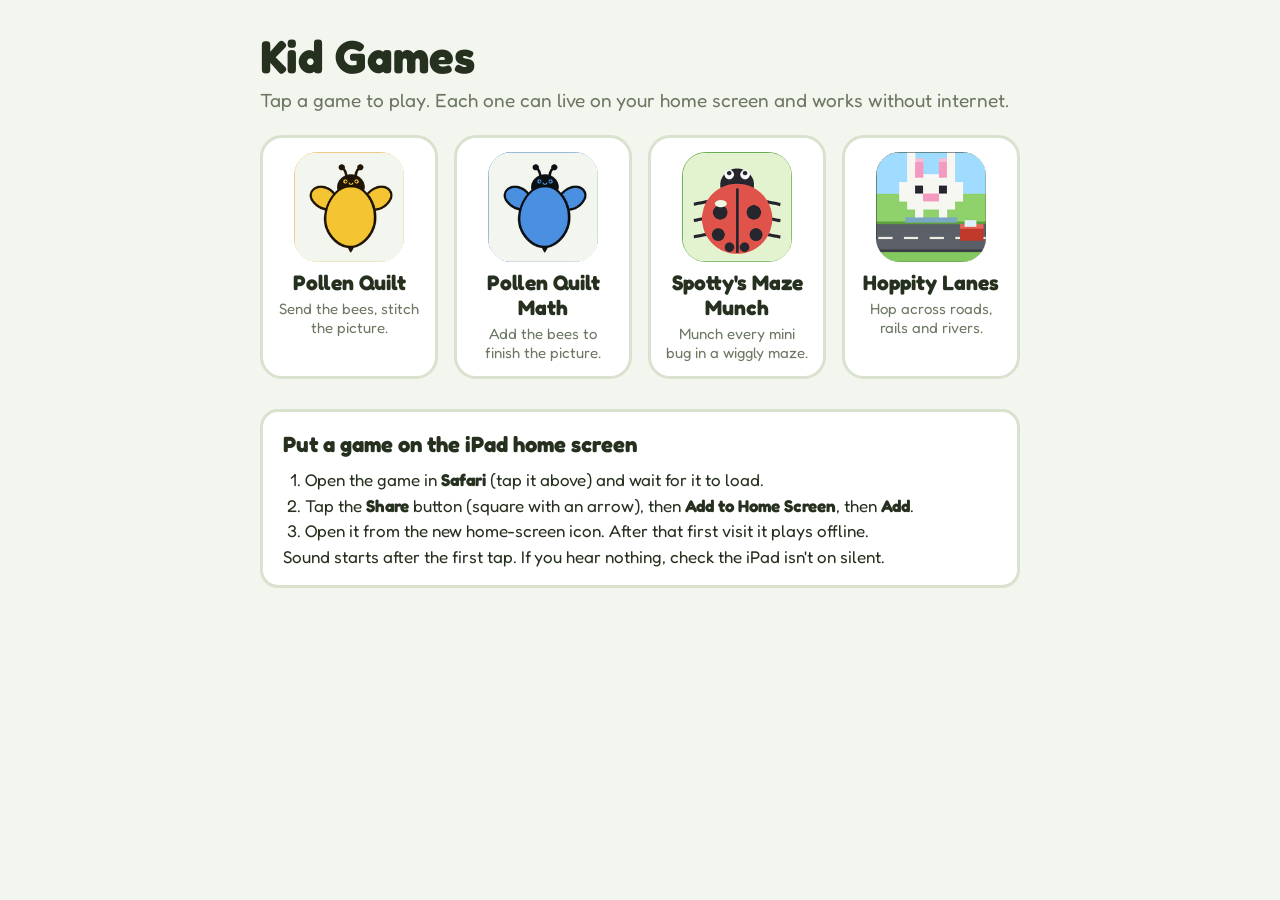
<file: index.html>
<!doctype html>
<html lang="en">
<head>
<meta charset="utf-8">
<meta name="viewport" content="width=device-width,initial-scale=1,viewport-fit=cover">
<title>Kid Games</title>
<link rel="icon" href="hoppity-lanes/icon-192.png">
<style>
@font-face{font-family:'Fredoka';font-weight:300 700;font-display:swap;src:url(hoppity-lanes/fonts/fredoka.woff2) format('woff2')}
:root{--bg:#f3f6ee;--ink:#26301f;--muted:#6c7863;--panel:#fff;--line:#d9e1cf}
@media (prefers-color-scheme:dark){:root:not([data-theme="light"]){--bg:#171c14;--ink:#eef2e6;--muted:#9aa68f;--panel:#20271c;--line:#33402c}}
:root[data-theme="dark"]{--bg:#171c14;--ink:#eef2e6;--muted:#9aa68f;--panel:#20271c;--line:#33402c}
body{margin:0;background:var(--bg);color:var(--ink);font-family:"Fredoka","Trebuchet MS",system-ui,sans-serif}
main{max-width:760px;margin:0 auto;padding:28px 16px 40px}
h1{font-size:46px;margin:0 0 4px}
.lead{color:var(--muted);font-size:19px;margin:0 0 24px}
.games{display:grid;grid-template-columns:repeat(auto-fill,minmax(160px,1fr));gap:16px}
a.game{display:block;background:var(--panel);border:3px solid var(--line);border-radius:22px;padding:14px;text-align:center;color:inherit;text-decoration:none}
a.game:active{transform:scale(.97)}
a.game img{width:110px;height:110px;display:block;margin:0 auto 8px;border-radius:24px}
a.game b{display:block;font-size:21px}
a.game span{display:block;color:var(--muted);font-size:15px;margin-top:4px}
.how{margin-top:30px;background:var(--panel);border:3px solid var(--line);border-radius:18px;padding:16px 20px;font-size:17px;line-height:1.5}
.how h2{margin:0 0 6px;font-size:22px}
.how ol{margin:6px 0 0;padding-left:22px}
</style>
</head>
<body>
<main>
<h1>Kid Games</h1>
<p class="lead">Tap a game to play. Each one can live on your home screen and works without internet.</p>
<div class="games">
<a class="game" href="pollen-quilt/"><img src="pollen-quilt/apple-touch-icon.png" alt=""><b>Pollen Quilt</b><span>Send the bees, stitch the picture.</span></a>
<a class="game" href="pollen-quilt-math/"><img src="pollen-quilt-math/apple-touch-icon.png" alt=""><b>Pollen Quilt Math</b><span>Add the bees to finish the picture.</span></a>
<a class="game" href="spottys-maze-munch/"><img src="spottys-maze-munch/apple-touch-icon.png" alt=""><b>Spotty's Maze Munch</b><span>Munch every mini bug in a wiggly maze.</span></a>
<a class="game" href="hoppity-lanes/"><img src="hoppity-lanes/apple-touch-icon.png" alt=""><b>Hoppity Lanes</b><span>Hop across roads, rails and rivers.</span></a>
</div>
<div class="how">
<h2>Put a game on the iPad home screen</h2>
<ol>
<li>Open the game in <b>Safari</b> (tap it above) and wait for it to load.</li>
<li>Tap the <b>Share</b> button (square with an arrow), then <b>Add to Home Screen</b>, then <b>Add</b>.</li>
<li>Open it from the new home-screen icon. After that first visit it plays offline.</li>
</ol>
Sound starts after the first tap. If you hear nothing, check the iPad isn't on silent.
</div>
</main>
</body>
</html>
</file>
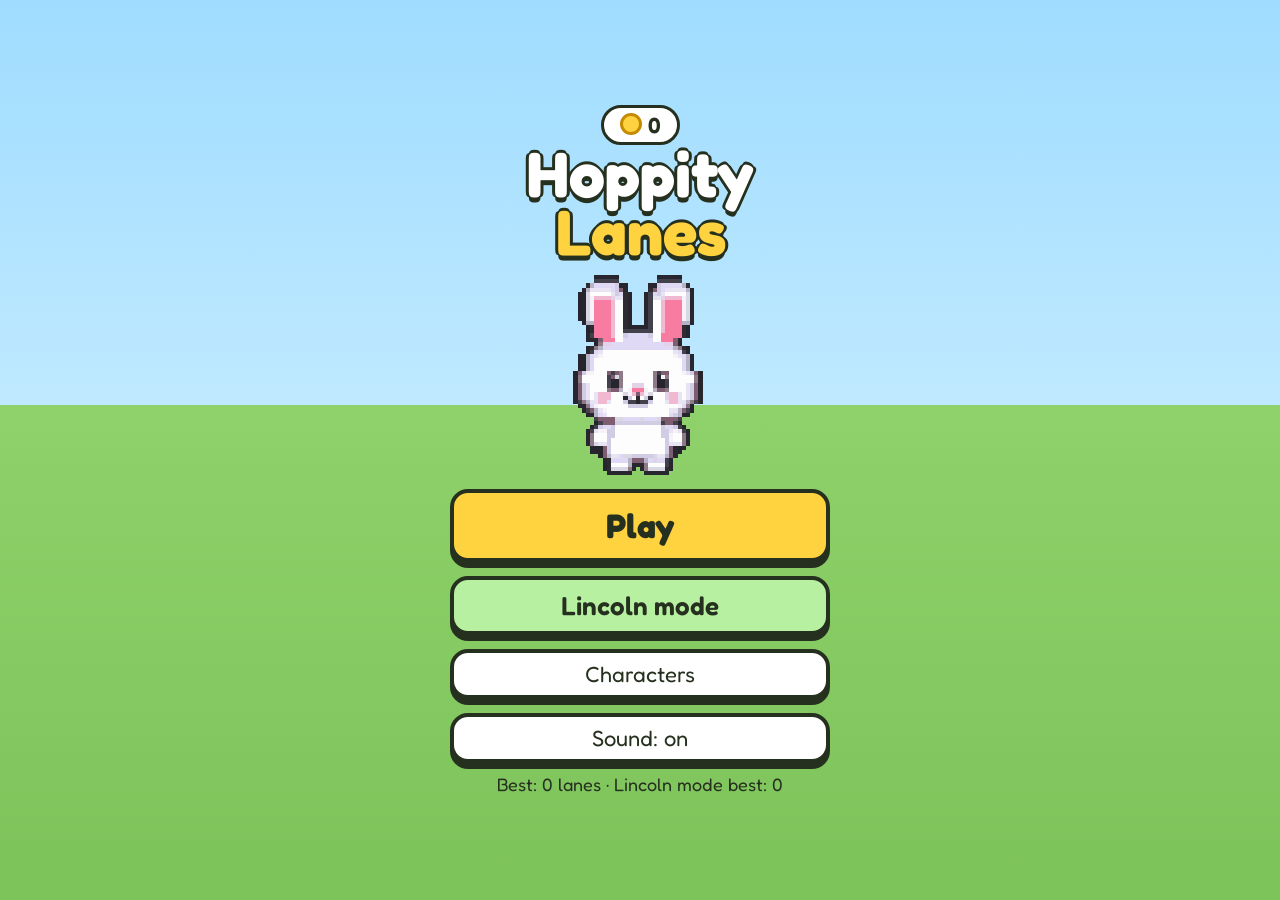
<file: hoppity-lanes/index.html>
<!doctype html>
<html lang="en">
<head>
<meta charset="utf-8">
<meta name="viewport" content="width=device-width,initial-scale=1,viewport-fit=cover,user-scalable=no">
<title>Hoppity Lanes</title>
<style>
@font-face{font-family:'Fredoka';font-weight:300 700;font-display:swap;src:url(fonts/fredoka.woff2) format('woff2')}
:root{--bg:#8fd16a;--ink:#26301f;--panel:#fff;--line:#d9e1cf;--accent:#f5a623;--display:"Fredoka","Trebuchet MS",sans-serif}
html,body{margin:0;height:100%;background:#7cc35a;color:var(--ink);font-family:var(--display);overflow:hidden;
  -webkit-user-select:none;user-select:none;-webkit-tap-highlight-color:transparent;touch-action:none}
button{font-family:var(--display);color:var(--ink);cursor:pointer;border:4px solid #26301f;background:var(--panel);border-radius:18px;box-shadow:0 6px 0 #26301f}
button:active{transform:translateY(4px);box-shadow:0 2px 0 #26301f}
[hidden]{display:none!important}
.screen{position:fixed;top:0;left:0;right:0;bottom:0;display:flex;flex-direction:column;align-items:center;box-sizing:border-box;padding:12px}

/* start */
#start{justify-content:center;text-align:center;background:linear-gradient(#9fdcff,#bfe9ff 45%,#8fd16a 45%,#7cc35a)}
.logo{font-weight:700;font-size:64px;line-height:.9;margin:0;color:#fff;text-shadow:0 5px 0 #26301f,3px 0 0 #26301f,-3px 0 0 #26301f,0 -3px 0 #26301f}
.logo span{display:block;color:#ffd23f}
#hero{width:200px;height:200px;margin:14px 0 6px;image-rendering:pixelated}
.btns{display:grid;grid-gap:14px;width:min(80vw,380px);margin-top:8px}
.big{font-size:34px;font-weight:700;padding:12px 0;background:#ffd23f}
.kid{font-size:26px;font-weight:600;padding:10px 0;background:#b6f0a0}
.mid{font-size:22px;padding:8px 0}
.coinpill{display:inline-block;background:#fff;border:3px solid #26301f;border-radius:999px;padding:4px 16px;font-size:22px;font-weight:600}
.coinpill i{display:inline-block;width:16px;height:16px;background:#ffd23f;border:3px solid #c48a00;border-radius:50%;vertical-align:-2px;margin-right:6px}
.best{font-size:18px;color:#26301f;margin-top:10px}

/* characters */
#chars{background:#bfe9ff}
#chars h2{font-size:34px;margin:6px 0}
.grid{display:grid;grid-template-columns:repeat(auto-fill,minmax(120px,1fr));grid-gap:12px;width:100%;max-width:760px;overflow-y:auto;padding:4px 4px 20px;box-sizing:border-box}
.card{border-radius:16px;padding:8px 6px;font-size:16px;line-height:1.15;box-shadow:0 4px 0 #26301f}
.card canvas{width:72px;height:72px;display:block;margin:0 auto 4px;image-rendering:pixelated}
.card.sel{background:#ffd23f}
.card.locked canvas{filter:brightness(0)}
.card b{display:block;font-size:15px}
.row{display:flex;align-items:center;justify-content:space-between;width:100%;max-width:760px}
.row button{font-size:20px;padding:6px 16px}

/* game */
#game{padding:0;background:#3d8f3a}
.hud{position:absolute;top:8px;left:8px;right:8px;display:flex;justify-content:space-between;align-items:flex-start;pointer-events:none;z-index:2}
.hud .score{font-size:52px;font-weight:700;color:#fff;text-shadow:0 4px 0 #26301f,2px 0 0 #26301f,-2px 0 0 #26301f}
.hud .right{display:flex;flex-direction:column;align-items:flex-end}
.hud button{pointer-events:auto;font-size:18px;padding:4px 14px;margin-bottom:6px}
.hearts{font-size:30px;letter-spacing:2px;margin-top:4px}
#cv{display:block;flex:none;image-rendering:pixelated}
.pad{display:grid;grid-template-columns:1fr 1.4fr 1fr;grid-gap:12px;width:100%;max-width:640px;padding:10px 12px 14px;box-sizing:border-box;background:#2f6e2d}
.pad button{font-size:46px;height:96px;line-height:1;padding:0}
.pad .up{background:#ffd23f}
.toast{position:absolute;left:50%;top:38%;transform:translateX(-50%);font-size:44px;font-weight:700;color:#fff;text-shadow:0 4px 0 #26301f;pointer-events:none;white-space:nowrap}

.overlay{position:fixed;top:0;left:0;right:0;bottom:0;background:#0006;display:flex;align-items:center;justify-content:center;z-index:5}
.card2{background:#fff;border:4px solid #26301f;border-radius:24px;padding:22px 28px;text-align:center;min-width:280px;box-shadow:0 8px 0 #26301f}
.card2 h2{font-size:42px;margin:0}
.card2 p{font-size:22px;margin:8px 0}
.card2 .btns{margin:14px auto 0}
@media (max-height:760px){.pad button{height:70px;font-size:34px}.logo{font-size:48px}#hero{width:140px;height:140px}}
</style>
<link rel="manifest" href="manifest.webmanifest">
<link rel="apple-touch-icon" href="apple-touch-icon.png">
<link rel="icon" href="icon-192.png">
<meta name="apple-mobile-web-app-capable" content="yes">
<meta name="mobile-web-app-capable" content="yes">
<meta name="apple-mobile-web-app-status-bar-style" content="default">
<meta name="apple-mobile-web-app-title" content="Hoppity">
<meta name="theme-color" content="#9fdcff">
</head>
<body>

<div class="screen" id="start">
  <span class="coinpill"><i></i><span id="coinsS">0</span></span>
  <h1 class="logo">Hoppity<span>Lanes</span></h1>
  <canvas id="hero" width="80" height="80"></canvas>
  <div class="btns">
    <button class="big" id="playReg" type="button">Play</button>
    <button class="kid" id="playKid" type="button">Lincoln mode</button>
    <button class="mid" id="openChars" type="button">Characters</button>
    <button class="mid" id="sound" type="button">Sound: on</button>
  </div>
  <div class="best" id="bests"></div>
</div>

<div class="screen" id="chars" hidden>
  <div class="row"><button id="charsBack" type="button">Back</button><span class="coinpill"><i></i><span id="coinsC">0</span></span></div>
  <h2>Characters</h2>
  <div class="grid" id="grid"></div>
</div>

<div class="screen" id="game" hidden>
  <div class="hud">
    <div><div class="score" id="score">0</div><div class="hearts" id="hearts"></div></div>
    <div class="right"><button id="quit" type="button">Menu</button><span class="coinpill"><i></i><span id="coinsG">0</span></span></div>
  </div>
  <canvas id="cv"></canvas>
  <div class="toast" id="toast" hidden></div>
  <div class="pad">
    <button id="bL" type="button" aria-label="Left">◀</button>
    <button id="bU" class="up" type="button" aria-label="Hop forward">▲</button>
    <button id="bR" type="button" aria-label="Right">▶</button>
  </div>
</div>

<div class="overlay" id="over" hidden>
  <div class="card2">
    <h2 id="overTitle">Bonk!</h2>
    <p id="overText"></p>
    <div class="btns">
      <button class="big" id="again" type="button">Play again</button>
      <button class="mid" id="toMenu" type="button">Menu</button>
    </div>
  </div>
</div>

<script>
'use strict';
const $=id=>document.getElementById(id);

// ================= characters (8x8, original) =================
const CP={k:'#26262e',w:'#f7f7f2',r:'#e0443a',o:'#f08a2c',y:'#ffd23f',g:'#5cbf4a',G:'#2f7a3e',b:'#4a90e2',B:'#2c5aa0',
  p:'#f49ac1',P:'#8e5cc9',n:'#9a6236',N:'#5e3a1f',a:'#b9c0c7',A:'#6e7780',s:'#f2c29b',t:'#3fbfb0',c:'#f3dcae'};
const CHARS=[
 {name:'Bun',price:0,art:[".w....w.",".wp..pw.",".wp..pw.",".wwwwww.","wwkwwkww","wwwppwww",".wwwwww.","..w..w.."]},
 {name:'Peep',price:10,art:["...y....","..yyyy..",".ykyyky.",".yyooyy.","yyyyyyyy","yyyyyyyy",".yyyyyy.","..o..o.."]},
 {name:'Ribbit',price:10,art:["........",".gg..gg.","gwkggwkg","gggggggg","grrrrrrg","gggggggg",".gggggg.","gg....gg"]},
 {name:'Spotty',price:15,art:["..kkkk..",".kwkkwk.","rrrkkrrr","rkrrkrkr","rrrkkrrr","rkrkkrkr",".rrkkrr.","..k..k.."]},
 {name:'Buzz',price:15,art:[".k....k.","..k..k..","wwyyyyww","wykkkkyw","yyyyyyyy","kkkkkkkk",".yyyyyy.","..kkkk.."]},
 {name:'Rusty',price:20,art:["o......o","oo....oo","oooooooo","okooooko","oooooooo","wwookoww",".wwwwww.","..o..o.."]},
 {name:'Midnight',price:20,art:["k......k","kk....kk","kkkkkkkk","kykkkkyk","kkkppkkk","kkkkkkkk",".kkkkkk.","..k..k.."]},
 {name:'Biscuit',price:25,art:["nn....nn","nnccccnn","nckcckcn",".cccccc.",".cckkcc.","..cppc..","..cccc..",".n....n."]},
 {name:'Bamboo',price:25,art:["kk....kk",".wwwwww.","wkkwwkkw","wwwwwwww","wwwkkwww",".wwwwww.","kkwwwwkk",".kk..kk."]},
 {name:'Waddles',price:30,art:["..kkkk..",".kkkkkk.",".kwkkwk.",".kwoowk.","kkwwwwkk","kkwwwwkk",".kwwwwk.","..oo.oo."]},
 {name:'Bolt',price:30,art:["...r....","...a....",".aaaaaa.",".ataata.",".akkkka.","aaaaaaaa",".ayrrya.",".a....a."]},
 {name:'Zib',price:40,art:[".g....g.","..g..g..",".gggggg.","gkkggkkg","gkwggwkg","gggggggg",".gggggg.",".g.gg.g."]},
 {name:'Chomper',price:40,art:["....ggg.","...gkggg","...ggggg","g.ggg...","gggggg..",".gggggg.","..gyyg..","..g..g.."]},
 {name:'Sparkle',price:50,art:[".y......","..y.ww..","...wwww.","..wwkwwp","wwwwwwpp","wwwwwwp.",".w.w.w..",".w.w.w.."]},
 {name:'Boo',price:50,art:["..wwww..",".wwwwww.","wwkwwkww","wwkwwkww","wwwwwwww","wwwppwww","wwwwwwww","w.ww.ww."]},
 {name:'Jack',price:60,art:["...G....","...G....",".oooooo.","ookookoo","oooooooo","ookkkkoo",".oooooo.","..oooo.."]},
 {name:'Cosmo',price:75,art:[".aaaaaa.","aawwwwaa","awbbbbwa","awbtbbwa","aawwwwaa",".wwwwww.","wwrwwbww",".ww..ww."]},
 {name:'Sir Hops',price:90,art:["..aaaa..",".aaaaaa.",".akkkka.",".aaaaaa.","rraaaarr","raaaaaar",".aaaaaa.",".nn..nn."]},
 {name:'Merlin',price:100,art:["...P....","..PPy...",".PPPPP..","PPPPPPPP","..skks..","..wwww..",".PPPPPP.","..n..n.."]},
 {name:'Ember',price:150,art:[".....rr.","....rkrr","r...rrrr","rr.rrr..",".rrrrrr.","yrryyrr.","..r..r..","..r..r.."]},
];

// ================= save + sound =================
const get=(k,d)=>{try{const v=localStorage.getItem(k);return v===null?d:v}catch(e){return d}};
const put=(k,v)=>{try{localStorage.setItem(k,v)}catch(e){}};
let coins=+get('hl-coins',0)||0, owned=new Set(get('hl-owned','0').split(',').map(Number)), sel=+get('hl-sel',0)||0;
let bestReg=+get('hl-best-reg',0)||0, bestKid=+get('hl-best-kid',0)||0, soundOn=get('hl-sound','1')==='1';
if(!owned.has(sel))sel=0;
function saveAll(){put('hl-coins',coins);put('hl-owned',[...owned].join(','));put('hl-sel',sel)}
let AC=null;
function tone(f,d,type,v,slide){if(!soundOn)return;try{AC=AC||new (window.AudioContext||window.webkitAudioContext)();if(AC.state==='suspended')AC.resume();
  const o=AC.createOscillator(),g=AC.createGain(),t=AC.currentTime;o.type=type||'square';o.frequency.setValueAtTime(f,t);
  if(slide)o.frequency.exponentialRampToValueAtTime(slide,t+d);g.gain.setValueAtTime(v||.05,t);g.gain.exponentialRampToValueAtTime(.0001,t+d);
  o.connect(g);g.connect(AC.destination);o.start(t);o.stop(t+d+.02)}catch(e){}}
// ---- background music: audio/music.wav, looped through Web Audio (gapless), quieter than effects ----
let music=null,musicSrc=null,musicLoading=false;
async function startMusic(){
  if(!soundOn||musicSrc||musicLoading)return;
  try{AC=AC||new (window.AudioContext||window.webkitAudioContext)();if(AC.state==='suspended')await AC.resume();
    if(!music){musicLoading=true;const r=await fetch('audio/music.wav');music=await AC.decodeAudioData(await r.arrayBuffer());musicLoading=false}
    if(!soundOn||musicSrc)return;
    const g=AC.createGain();g.gain.value=.35;const s=AC.createBufferSource();s.buffer=music;s.loop=true;
    s.connect(g);g.connect(AC.destination);s.start();musicSrc=s}catch(e){musicLoading=false}
}
function stopMusic(){if(musicSrc){try{musicSrc.stop()}catch(e){}musicSrc=null}}
addEventListener('pointerdown',startMusic);   // browsers only allow sound after the first tap
document.addEventListener('visibilitychange',()=>{if(!AC)return;if(document.hidden)AC.suspend();else AC.resume()});
const sHop=()=>tone(440,.06,'square',.03,660);
const sCoin=()=>{tone(988,.07,'square',.04);setTimeout(()=>tone(1319,.12,'square',.04),60)};
const sSplash=()=>tone(300,.35,'sawtooth',.05,80);
const sBonk=()=>tone(180,.3,'square',.07,60);
const sDing=()=>tone(1200,.08,'triangle',.04);
const sHorn=()=>{tone(330,.4,'sawtooth',.05);tone(415,.4,'sawtooth',.04)};

// ================= colors / drawing helpers =================
function shade(hex,f){const n=parseInt(hex.slice(1),16);let r=n>>16,g=n>>8&255,b=n&255;
  if(f>0){r+=(255-r)*f;g+=(255-g)*f;b+=(255-b)*f}else{r*=1+f;g*=1+f;b*=1+f}
  return '#'+[r,g,b].map(v=>Math.round(v).toString(16).padStart(2,'0')).join('')}
// Character art: chars/<name>.png (48x48, feet on the bottom row) when present, else the built-in 8x8 sprite
const ART={};
CHARS.forEach((ch,i)=>{const im=new Image();im.onload=()=>{ART[i]=im;if(!$('start').hidden)startScreen();if(!$('chars').hidden)charsScreen()};
  im.src='chars/'+ch.name.toLowerCase().replace(/[^a-z]/g,'')+'.png'});
function drawChar(c,i,cx,by,size,flip,squash){
  const im=ART[i];if(!im){drawSprite(c,CHARS[i].art,cx,by,size*.82,flip,squash);return}
  const h=size*(squash||1);c.save();c.imageSmoothingEnabled=false;
  if(flip){c.translate(cx,0);c.scale(-1,1);cx=0}
  c.drawImage(im,Math.round(cx-size/2),Math.round(by-h),Math.round(size),Math.round(h));c.restore();
}
// 2.5D sprite: each pixel gets a lighter "top" rim so the character looks like a chunky block figure
function drawSprite(c,art,cx,by,size,flip,squash){
  const s=size/8,sy=s*(squash||1),x0=cx-size/2,y0=by-8*sy;
  for(let pass=0;pass<2;pass++)for(let r=0;r<8;r++)for(let q=0;q<8;q++){
    const ch=art[r][flip?7-q:q];if(ch==='.')continue;
    if(pass===0){c.fillStyle=shade(CP[ch],.35);c.fillRect(x0+q*s,y0+r*sy-sy*.45,s+.5,sy+.5)}
    else{c.fillStyle=CP[ch];c.fillRect(x0+q*s,y0+r*sy,s+.5,sy+.5)}
  }
}
// previews use whole-pixel blocks (8px per sprite pixel) so they stay crisp when scaled up
function spriteCanvas(cv,i){cv.width=cv.height=96;const c=cv.getContext('2d');c.clearRect(0,0,96,96);drawChar(c,i,48,96,96,false,1)}

// ================= world =================
const COLS=9;
let G=null;
function rand(a,b){return a+Math.random()*(b-a)}
function ri(a,b){return Math.floor(rand(a,b+1))}
// open stretches of a grass lane, split by trees
function segments(trees){const out=[];let cur=[];for(let c=0;c<COLS;c++){if(trees.has(c)){if(cur.length)out.push(cur);cur=[]}else cur.push(c)}if(cur.length)out.push(cur);return out}
function makeLane(i,kid){
  const L=G.lanes,prev=L[i-1];
  let type;
  if(i<4)type='grass';
  else if(G.runLeft>0){type=G.runType;G.runLeft--}
  else{
    const opts=[['grass',.28],['road',.36]];
    if(i>6)opts.push(['river',.22]);if(i>10)opts.push(['rail',.14]);
    let t=Math.random()*opts.reduce((s,o)=>s+o[1],0);type=opts.find(o=>(t-=o[1])<0)[0];
    if(prev&&prev.type==='rail'&&type==='rail')type='grass';
    const len={grass:[1,2],road:[1,4],river:[1,3],rail:[1,2]}[type];
    G.runType=type;G.runLeft=ri(len[0],len[1])-1;
  }
  const d=Math.min(1,i/220),m=kid?.6:1,lane={type,i,objs:[],trees:new Set(),coin:null,shade:i%2};
  if(type==='grass'){
    const n=i<2?0:ri(0,3);
    for(let k=0;k<n;k++)lane.trees.add(ri(0,COLS-1));
    if(i<2)lane.trees.clear();
    // no dead ends: every open stretch of the grass below must have a way up into this lane
    if(prev&&prev.type==='grass'&&!segments(prev.trees).every(seg=>seg.some(c=>!lane.trees.has(c))))lane.trees.clear()
  }
  if(type==='road'){
    lane.dir=Math.random()<.5?1:-1;lane.v=lane.dir*(1.1+d*2.6+rand(0,.8))*m;
    const P=COLS+8,minGap=kid?3.4:2.4;let x=rand(-4,0);
    while(true){const len=Math.random()<.25+d*.2?2:1;if(x+len>P-4+ -minGap*0)break;
      lane.objs.push({x,len,color:['#e0443a','#4a90e2','#ffd23f','#f08a2c','#8e5cc9','#f7f7f2'][ri(0,5)],truck:len===2});
      x+=len+rand(minGap,minGap+4-d*1.5);if(lane.objs.length>=(kid?2:4))break}
  }
  if(type==='river'){
    // lily pads only after grass (walk sideways safely) or a log lane (logs drift into line)
    const pads=Math.random()<.3&&prev&&!prev.pads&&(prev.type==='grass'||prev.type==='river');
    if(pads){lane.pads=new Set();lane.type='river';lane.v=0;
      const cols=[...Array(COLS).keys()].sort(()=>Math.random()-.5);for(let k=0;k<ri(3,5);k++)lane.pads.add(cols[k]);
      // from grass, every open stretch needs a pad it can reach
      if(prev.type==='grass')for(const seg of segments(prev.trees))if(!seg.some(c=>lane.pads.has(c)))lane.pads.add(seg[ri(0,seg.length-1)])}
    else{lane.dir=prev&&prev.type==='river'&&prev.dir?-prev.dir:(Math.random()<.5?1:-1);lane.v=lane.dir*(.7+d*1.3+rand(0,.4))*m;
      let x=rand(-4,-2);const P=COLS+8;
      while(x<P-6){const len=ri(kid?3:2,kid?4:4);lane.objs.push({x,len});x+=len+rand(kid?1:1.3,kid?2:3)}}
  }
  if(type==='rail'){lane.train={state:'idle',t:rand(1.5,5)*(kid?1.6:1),x:0,len:12,dir:Math.random()<.5?1:-1}}
  if((type==='grass'||type==='road')&&i>3&&Math.random()<(type==='grass'?.6:.4)){
    let col,k=0;do{col=ri(0,COLS-1)}while(lane.trees.has(col)&&++k<20);
    if(!lane.trees.has(col))lane.coin={col,gem:Math.random()<.08,phase:Math.random()*6}}
  return lane;
}
function lane(i){while(G.lanes.length<=i)G.lanes.push(makeLane(G.lanes.length,G.kid));return G.lanes[i]}

// ================= game =================
function newGame(kid){
  G={kid,lanes:[],runType:'grass',runLeft:0,cam:0,started:false,score:0,runCoins:0,
     p:{x:4,row:0,hop:null,alive:true,face:1,invuln:0,lastSafe:0},hearts:kid?3:0,parts:[],deathT:0,over:false,shake:0};
  for(let i=0;i<30;i++)lane(i);
  show('game');updHud();layout();toast(kid?'Lincoln mode!':'Hop!');
}
function updHud(){$('score').textContent=G.score;$('coinsG').textContent=coins;
  $('hearts').textContent=G.kid?'❤'.repeat(Math.max(0,G.hearts))+'♡'.repeat(Math.max(0,3-G.hearts)):''}
let toastT=0;function toast(t){const e=$('toast');e.textContent=t;e.hidden=false;clearTimeout(toastT);toastT=setTimeout(()=>e.hidden=true,900)}

function move(dx,dy){
  if(!G||G.over||!G.p.alive||G.p.hop)return;
  const p=G.p,col=Math.round(p.x),tc=col+dx,tr=p.row+dy;
  if(tc<0||tc>=COLS)return;
  const L=lane(tr);
  if(L.type==='grass'&&L.trees.has(tc)){G.shake=.12;return}
  if(dx)p.face=dx;
  p.hop={fx:p.x,fr:p.row,tx:tc,tr,t:0};G.started=true;sHop();
}
function land(){
  const p=G.p,L=lane(p.row);
  if(p.row>G.score){G.score=p.row;updHud()}
  if(L.coin&&L.coin.col===Math.round(p.x)){const v=L.coin.gem?5:1;coins+=v;G.runCoins+=v;L.coin=null;saveAll();sCoin();
    burst(p.x,p.row,'#ffd23f',8);updHud()}
  if(L.type==='grass')p.lastSafe=p.row;
  for(let k=p.row;k<p.row+30;k++)lane(k);
}
function die(kind){
  const p=G.p;if(!p.alive||p.invuln>0)return;
  p.alive=false;p.death=kind;G.deathT=0;G.shake=.3;
  if(kind==='splash'){sSplash();burst(p.x,p.row,'#9fd8ff',16)}
  else{sBonk();burst(p.x,p.row,'#ffffff',14)}
}
function afterDeath(){
  const p=G.p;
  if(G.kid&&--G.hearts>0){
    // put the hopper back on the last grass lane, on a free square near where they were
    const r=Math.min(p.lastSafe,p.row),L=lane(r);let c=Math.round(Math.max(0,Math.min(COLS-1,p.x)));
    for(let k=0;k<COLS&&L.trees.has(c);k++)c=(c+1)%COLS;
    Object.assign(p,{x:c,row:r,hop:null,alive:true,invuln:1.6,death:null});G.cam=Math.min(G.cam,r-1);updHud();toast('Try again!');return}
  G.over=true;updHud();
  if(G.kid){if(G.score>bestKid){bestKid=G.score;put('hl-best-kid',bestKid)}}else if(G.score>bestReg){bestReg=G.score;put('hl-best-reg',bestReg)}
  const best=G.kid?bestKid:bestReg;
  $('overTitle').textContent={splash:'Splash!',squish:'Bonk!',train:'Choo-choo!',gust:'Whoosh!',drift:'Whoops!'}[p.death]||'Bonk!';
  $('overText').innerHTML=`You hopped <b>${G.score}</b> lanes<br>Best: ${best} · Coins this run: ${G.runCoins}`;
  $('over').hidden=false;
}
function burst(x,row,col,n){for(let i=0;i<n;i++){const a=rand(0,6.28),s=rand(1.5,4);G.parts.push({x:x+.5,row:row+.4,vx:Math.cos(a)*s,vy:Math.sin(a)*s+2,life:rand(.4,.8),c:col})}}

function update(dt){
  if(!G||G.over)return;
  const p=G.p;
  // move lane objects
  const lo=Math.floor(G.cam)-2,hi=Math.floor(G.cam)+VIS+2;
  for(let i=Math.max(0,lo);i<=hi;i++){const L=lane(i);
    if(L.v){const P=COLS+8;for(const o of L.objs){o.x+=L.v*dt;if(L.v>0&&o.x>COLS+4)o.x-=P;if(L.v<0&&o.x+o.len<-4)o.x+=P}}
    if(L.train){const T=L.train;
      if(T.state==='idle'){T.t-=dt;if(T.t<=0){T.state='warn';T.t=G.kid?2.4:1.4;if(Math.abs(i-p.row)<8)sDing()}}
      else if(T.state==='warn'){T.t-=dt;T.blink=(T.blink||0)+dt;if(T.t<=0){T.state='go';T.x=T.dir>0?-T.len-1:COLS+1;if(Math.abs(i-p.row)<8)sHorn()}}
      else{T.x+=T.dir*(G.kid?13:22)*dt;if((T.dir>0&&T.x>COLS+1)||(T.dir<0&&T.x+T.len<-1)){T.state='idle';T.t=rand(3,7)*(G.kid?1.6:1)}}}
    if(L.coin)L.coin.phase+=dt*4;
  }
  if(p.invuln>0)p.invuln-=dt;
  if(p.alive){
    if(p.hop){p.hop.t+=dt/.13;
      if(p.hop.t>=1){p.x=p.hop.tx;p.row=p.hop.tr;p.hop=null;land()}}
    if(!p.hop){
      const L=lane(p.row);
      if(L.type==='river'){
        if(L.pads){if(!L.pads.has(Math.round(p.x)))die('splash')}
        else{const log=L.objs.find(o=>p.x+.5>o.x+.05&&p.x+.5<o.x+o.len-.05);
          if(!log)die('splash');else{p.x+=L.v*dt;if(p.x<-.45||p.x>COLS-.55)die('drift')}}
      }
      if(L.type==='road'&&L.objs.some(o=>p.x+.5+.3>o.x+.08&&p.x+.5-.3<o.x+o.len-.08))die('squish');
      if(L.train&&L.train.state==='go'){const T=L.train;if(p.x+.5+.3>T.x&&p.x+.5-.3<T.x+T.len)die('train')}
    }
    // camera
    const target=p.row-3;
    if(G.kid){if(target>G.cam)G.cam+=Math.min(target-G.cam,dt*6)}
    else{
      if(G.started)G.cam+=dt*(.32+Math.min(.65,G.score*.004));
      if(target>G.cam)G.cam+=Math.min(target-G.cam,dt*6);
      if(p.row<G.cam-.55)die('gust');
    }
  }else{G.deathT+=dt;if(G.deathT>.9&&!G.over&&G.deathT-dt<=.9)afterDeath()}
  G.parts=G.parts.filter(q=>(q.life-=dt)>0);for(const q of G.parts){q.x+=q.vx*dt;q.row+=q.vy*dt;q.vy-=9*dt}
  if(G.shake>0)G.shake-=dt;
}

// ================= render (2.5D: lanes recede upward, every object is an extruded block) =================
const cv=$('cv'),ctx=cv.getContext('2d');let C=60,D=48,VIS=14,Wc=0,Hc=0;
function layout(){
  // size the board to exactly the space above the buttons (the canvas must never grow the page)
  const dpr=Math.min(window.devicePixelRatio||1,2),padH=document.querySelector('.pad').offsetHeight;
  Wc=innerWidth;Hc=Math.max(200,innerHeight-padH);cv.style.width=Wc+'px';cv.style.height=Hc+'px';cv.width=Math.round(Wc*dpr);cv.height=Math.round(Hc*dpr);ctx.setTransform(dpr,0,0,dpr,0,0);ctx.imageSmoothingEnabled=false;
  C=Math.floor(Math.min(Wc/COLS,Hc/9));D=Math.round(C*.8);VIS=Math.ceil(Hc/D)+3;
}
addEventListener('resize',()=>{if(G)layout()});
const OX=()=>Math.round((Wc-C*COLS)/2);
const rowY=row=>Hc-(row-G.cam+1)*D-C*.35;     // top edge of a lane strip
function box(x,y,w,h,top,front){ctx.fillStyle=front;ctx.fillRect(x,y+D-h,w,h);ctx.fillStyle=top;ctx.fillRect(x,y-h,w,D)}
function drawLane(L,now){
  const y=rowY(L.i),ox=OX(),W=C*COLS;
  const full=(col,lip)=>{ctx.fillStyle=col;ctx.fillRect(0,y,Wc,D);ctx.fillStyle=lip;ctx.fillRect(0,y+D-Math.max(3,C*.08),Wc,Math.max(3,C*.08))};
  if(L.type==='grass'){full(L.shade?'#8fd16a':'#84c95f','#5f9e3f');
    ctx.fillStyle='#74b852';for(let k=0;k<5;k++){const tx=((L.i*37+k*53)%97)/97*Wc;ctx.fillRect(tx,y+D*.3+(k%2)*D*.3,C*.12,C*.06)}}
  if(L.type==='road'){full('#5b5f68','#3c3f46');
    const nb=lane(L.i+1);if(nb.type==='road'){ctx.fillStyle='#e9e9e0';for(let x=ox;x<ox+W;x+=C)ctx.fillRect(x+C*.25,y-1,C*.5,3)}}
  if(L.type==='rail'){full('#a08c74','#6e5d4a');
    ctx.fillStyle='#6b4a2e';for(let x=ox-C;x<ox+W+C;x+=C*.5)ctx.fillRect(x,y+D*.15,C*.18,D*.7);
    ctx.fillStyle='#c9d0d6';ctx.fillRect(0,y+D*.28,Wc,3);ctx.fillRect(0,y+D*.66,Wc,3);
    const T=L.train,on=T.state==='warn'&&Math.floor(T.blink*6)%2===0;
    box(ox+W+2,y+D*.1,C*.18,C*.9,'#444','#333');ctx.fillStyle=on?'#ff3b30':'#5a1d1a';ctx.fillRect(ox+W-C*.06,y-C*.85,C*.3,C*.3)}
  if(L.type==='river'){ctx.fillStyle='#3b8fd9';ctx.fillRect(0,y,Wc,D);ctx.fillStyle='#2f78bb';ctx.fillRect(0,y+D-C*.1,Wc,C*.1);
    ctx.fillStyle='#7cc3f5';for(let k=0;k<4;k++){const tx=(((L.i*41+k*71)%100)/100*Wc+now/40*(L.dir||1))%Wc;ctx.fillRect((tx+Wc)%Wc,y+D*(.25+.18*k),C*.4,2)}}
  // objects
  if(L.type==='grass'){for(const c of L.trees){const x=ox+c*C;
    box(x+C*.38,y+D*.25,C*.24,C*.3,'#7a4c28','#5e3a1f');box(x+C*.1,y+D*.05,C*.8,C*.95,'#4fae45','#2f7a3e');
    ctx.fillStyle='#6cc95d';ctx.fillRect(x+C*.2,y-C*.9+D*.15,C*.2,C*.12)}}
  if(L.type==='road')for(const o of L.objs){const x=ox+o.x*C+C*.06,w=o.len*C-C*.12;
    box(x,y+D*.12,w,C*.42,shade(o.color,.15),shade(o.color,-.25));
    const cx=o.truck?(L.v>0?x+w*.62:x+w*.05):x+w*.2,cw=o.truck?w*.33:w*.6;
    box(cx,y+D*.18,cw,C*.66,'#dff1ff',shade(o.color,-.35));
    ctx.fillStyle='#9ad3ff';ctx.fillRect(cx+cw*.1,y+D-C*.6,cw*.8,C*.14);
    ctx.fillStyle='#1e1e24';ctx.fillRect(x+w*.12,y+D-C*.08,C*.22,C*.1);ctx.fillRect(x+w*.88-C*.22,y+D-C*.08,C*.22,C*.1)}
  if(L.type==='river'){
    if(L.pads)for(const c of L.pads){const x=ox+c*C;ctx.fillStyle='#2f7a3e';ctx.fillRect(x+C*.08,y+D*.2,C*.84,D*.7);
      ctx.fillStyle='#5cbf4a';ctx.fillRect(x+C*.08,y+D*.1,C*.84,D*.65);ctx.fillStyle='#f49ac1';ctx.fillRect(x+C*.6,y+D*.18,C*.14,C*.14)}
    for(const o of L.objs){const x=ox+o.x*C+C*.04,w=o.len*C-C*.08;box(x,y+D*.12,w,C*.2,'#a5703f','#7a4c28');
      ctx.fillStyle='#c99560';ctx.fillRect(x,y+D*.12-C*.2,C*.16,D);ctx.fillRect(x+w-C*.16,y+D*.12-C*.2,C*.16,D);
      ctx.fillStyle='#8b5a30';for(let k=1;k<o.len;k++)ctx.fillRect(x+k*C,y+D*.25-C*.2,2,D*.5)}}
  if(L.train&&L.train.state==='go'){const T=L.train,x=ox+T.x*C,w=T.len*C;
    box(x,y+D*.05,w,C*1.05,'#e8eef3','#c0392b');ctx.fillStyle='#ffd23f';ctx.fillRect(x,y+D-C*.55,w,C*.1);
    ctx.fillStyle='#9ad3ff';for(let k=0;k<T.len;k+=1.5)ctx.fillRect(x+k*C+C*.3,y+D-C*.95,C*.7,C*.25)}
  if(L.coin){const c=L.coin,x=ox+c.col*C+C/2,bob=Math.sin(c.phase)*C*.06,sw=Math.abs(Math.cos(c.phase*.6));
    const col=c.gem?'#3fbfb0':'#ffd23f',dk=c.gem?'#23867b':'#c48a00',w=C*.36*Math.max(.25,sw);
    ctx.fillStyle='rgba(0,0,0,.18)';ctx.fillRect(x-C*.18,y+D*.55,C*.36,C*.1);
    ctx.fillStyle=dk;ctx.fillRect(x-w/2,y+D*.1-C*.25+bob,w,C*.4);ctx.fillStyle=col;ctx.fillRect(x-w/2+2,y+D*.1-C*.25+bob+2,Math.max(2,w-4),C*.4-6)}
}
function drawPlayer(now){
  const p=G.p,ox=OX();let x=p.x,row=p.row,lift=0;
  if(p.hop){const t=Math.min(1,p.hop.t);x=p.hop.fx+(p.hop.tx-p.hop.fx)*t;row=p.hop.fr+(p.hop.tr-p.hop.fr)*t;lift=Math.sin(t*Math.PI)*C*.35}
  const y=rowY(row)+D*.75,cx=ox+(x+.5)*C;
  if(!p.alive&&p.death==='splash')return;
  if(p.invuln>0&&Math.floor(now/90)%2)return;
  ctx.fillStyle='rgba(0,0,0,.25)';ctx.fillRect(cx-C*.3,y-C*.04,C*.6,C*.12);
  const squash=!p.alive?.35:1;
  drawChar(ctx,sel,cx,y-lift,C*.95,p.face<0,squash);
}
function draw(now){
  if(!G)return;
  ctx.save();if(G.shake>0)ctx.translate(rand(-4,4),rand(-4,4));
  ctx.fillStyle='#3d8f3a';ctx.fillRect(0,0,Wc,Hc);
  const lo=Math.max(0,Math.floor(G.cam)-1),hi=Math.floor(G.cam)+VIS;
  const prow=G.p.hop?Math.max(G.p.hop.fr,G.p.hop.tr):G.p.row;
  for(let i=hi;i>=lo;i--){drawLane(lane(i),now);if(i===prow)drawPlayer(now)}
  for(const q of G.parts){ctx.globalAlpha=Math.min(1,q.life*2);ctx.fillStyle=q.c;const s=C*.1;ctx.fillRect(OX()+q.x*C-s/2,rowY(q.row)+D*.5-s/2,s,s)}
  ctx.globalAlpha=1;ctx.restore();
}
let last=0;function frame(now){const dt=Math.min(.05,(now-(last||now))/1000);last=now;update(dt);draw(now);requestAnimationFrame(frame)}

// ================= input =================
const hold=(el,fn)=>el.addEventListener('pointerdown',e=>{e.preventDefault();fn()});
hold($('bL'),()=>move(-1,0));hold($('bR'),()=>move(1,0));hold($('bU'),()=>move(0,1));
addEventListener('keydown',e=>{if($('game').hidden)return;const k=e.code;
  if(k==='ArrowUp'||k==='KeyW'||k==='Space')move(0,1);else if(k==='ArrowLeft'||k==='KeyA')move(-1,0);else if(k==='ArrowRight'||k==='KeyD')move(1,0);else return;e.preventDefault()});
let sw=null;
cv.addEventListener('pointerdown',e=>{sw={x:e.clientX,y:e.clientY}});
cv.addEventListener('pointerup',e=>{if(!sw)return;const dx=e.clientX-sw.x,dy=e.clientY-sw.y;sw=null;
  if(Math.abs(dx)>30&&Math.abs(dx)>Math.abs(dy))move(dx>0?1:-1,0);else move(0,1)});

// ================= screens =================
function show(id){['start','chars','game'].forEach(s=>$(s).hidden=s!==id)}
function startScreen(){
  if(G)G.over=true;G=null;$('over').hidden=true;show('start');
  $('coinsS').textContent=coins;spriteCanvas($('hero'),sel);
  $('bests').textContent=`Best: ${bestReg} lanes · Lincoln mode best: ${bestKid}`;
}
let confirmBuy=-1;
function charsScreen(){
  show('chars');$('coinsC').textContent=coins;const g=$('grid');g.innerHTML='';
  CHARS.forEach((ch,i)=>{const b=document.createElement('button');b.type='button';
    const has=owned.has(i);b.className='card'+(i===sel?' sel':'')+(has?'':' locked');
    const cvs=document.createElement('canvas');spriteCanvas(cvs,i);b.appendChild(cvs);
    const nm=document.createElement('b');nm.textContent=has?ch.name:'???';b.appendChild(nm);
    b.appendChild(document.createTextNode(i===sel?'Playing':has?'Tap to pick':confirmBuy===i?`Buy for ${ch.price}?`:`${ch.price} coins`));
    b.onclick=()=>{
      if(has){sel=i;saveAll();confirmBuy=-1;tone(660,.08,'triangle',.05);charsScreen();return}
      if(coins<ch.price){confirmBuy=-1;b.lastChild.textContent=`Need ${ch.price-coins} more`;tone(200,.15,'square',.04);return}
      if(confirmBuy!==i){confirmBuy=i;charsScreen();return}
      coins-=ch.price;owned.add(i);sel=i;confirmBuy=-1;saveAll();sCoin();charsScreen()};
    g.appendChild(b)});
}
$('playReg').onclick=()=>newGame(false);
$('playKid').onclick=()=>newGame(true);
$('openChars').onclick=()=>{confirmBuy=-1;charsScreen()};
$('charsBack').onclick=startScreen;
$('quit').onclick=startScreen;$('toMenu').onclick=startScreen;
$('again').onclick=()=>{$('over').hidden=true;newGame(G?G.kid:false)};
$('sound').onclick=()=>{soundOn=!soundOn;put('hl-sound',soundOn?'1':'0');if(soundOn)startMusic();else stopMusic();$('sound').textContent='Sound: '+(soundOn?'on':'off')};
$('sound').textContent='Sound: '+(soundOn?'on':'off');
startScreen();requestAnimationFrame(frame);
</script>
<script src="sw-register.js"></script>
</body>
</html>
</file>
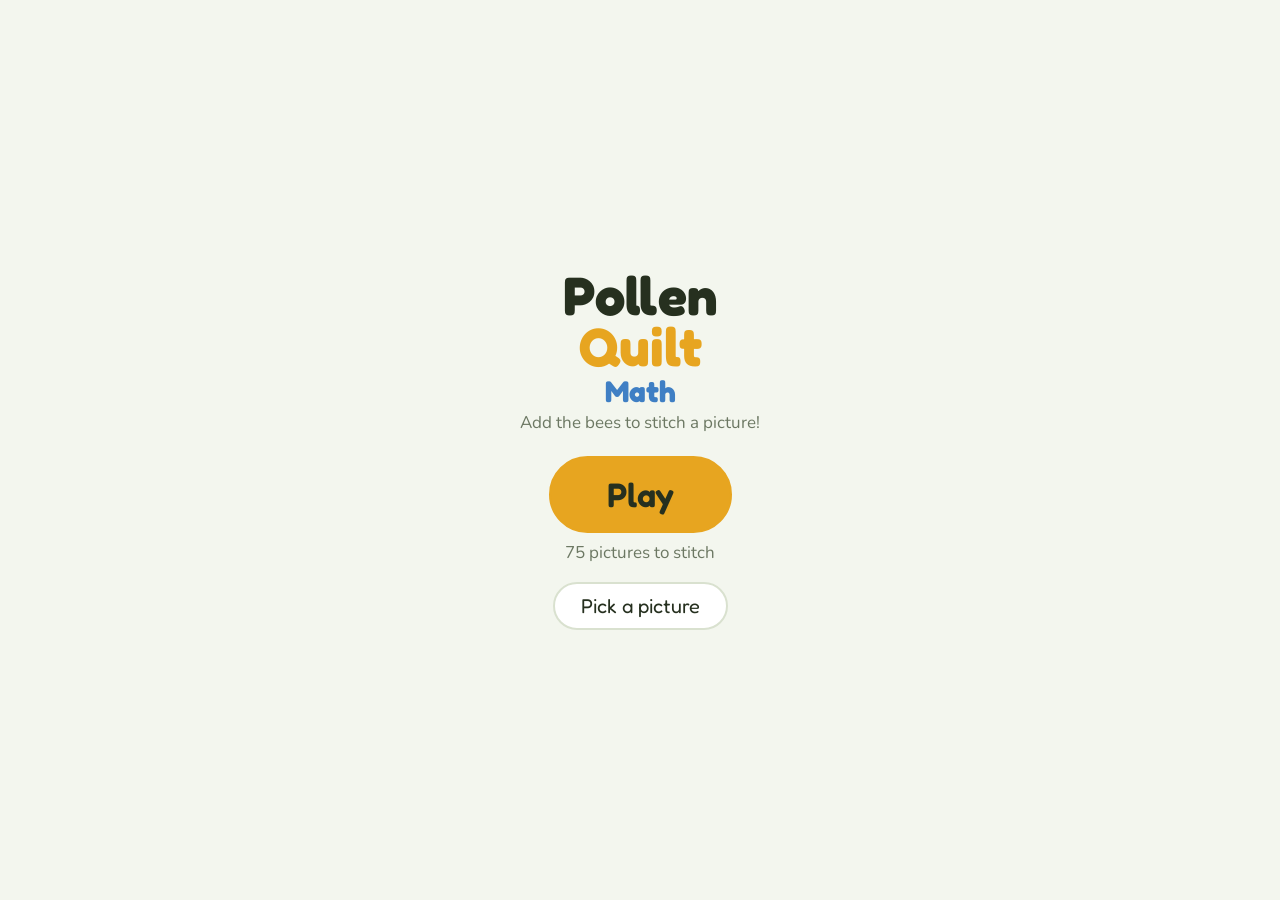
<file: pollen-quilt-math/index.html>
<!doctype html>
<html lang="en">
<head>
<meta charset="utf-8">
<meta name="viewport" content="width=device-width,initial-scale=1,viewport-fit=cover,user-scalable=no">
<title>Pollen Quilt Math</title>
<style>
@font-face{font-family:'Fredoka';font-weight:300 700;font-display:swap;src:url(fonts/fredoka.woff2) format('woff2')}
@font-face{font-family:'Nunito';font-weight:200 1000;font-display:swap;src:url(fonts/nunito.woff2) format('woff2')}
:root{--bg:#f3f6ee;--panel:#fff;--ink:#26301f;--muted:#6c7863;--line:#d9e1cf;--accent:#e7a520;--good:#5aa846;--empty:#e4eadb;
  --display:"Fredoka","Trebuchet MS",sans-serif;--body:"Nunito",system-ui,sans-serif}
html,body{margin:0;height:100%;background:var(--bg);color:var(--ink);font-family:var(--body);
  -webkit-user-select:none;user-select:none;-webkit-tap-highlight-color:transparent;touch-action:manipulation;overflow:hidden}
button{font-family:var(--display);color:var(--ink);cursor:pointer;border:2px solid var(--line);background:var(--panel);border-radius:999px}
[hidden]{display:none!important}
.screen{position:fixed;top:0;left:0;right:0;bottom:0;display:flex;flex-direction:column;align-items:center;padding:12px 14px;box-sizing:border-box;overflow-y:auto}

/* start */
#start{justify-content:center;text-align:center}
.logo{font-family:var(--display);font-weight:700;font-size:54px;line-height:.95;margin:0 0 6px}
.logo span{display:block;color:var(--accent)}
.logo small{display:block;font-size:30px;color:#3f7fc4;margin-top:4px}
.big{font-size:34px;font-weight:600;padding:16px 56px;background:var(--accent);border-color:var(--accent);margin:22px 0 8px}
.big:active{transform:scale(.95)}
.sub{color:var(--muted);font-size:17px;margin:0}
.link{margin-top:18px;font-size:20px;padding:10px 26px}

/* gallery */
#gallery h2{font-family:var(--display);font-size:30px;margin:6px 0 10px}
.thumbs{display:grid;grid-template-columns:repeat(auto-fill,minmax(96px,1fr));grid-gap:12px;width:100%;max-width:720px}
.thumb{border-radius:14px;padding:6px;font-size:13px;line-height:1.2;font-family:var(--body);font-weight:700}
.thumb canvas{display:block;width:100%;border-radius:8px;image-rendering:pixelated;margin-bottom:4px}
.thumb.locked{opacity:.35}
.thumb.now{border-color:var(--accent);border-width:3px}

/* game */
.top{width:100%;max-width:680px;display:flex;align-items:center;justify-content:space-between}
.top button{font-size:18px;padding:8px 18px}
.top .meta{font-family:var(--display);font-size:20px;color:var(--muted)}
.quilt{display:grid;grid-template-columns:repeat(10,1fr);grid-gap:3px;background:var(--line);padding:7px;border-radius:14px;
  width:min(88vw,40vh);margin:10px 0;box-sizing:border-box}
.cell{padding-top:100%;border-radius:4px;background:var(--empty);position:relative}
.cell.next{box-shadow:inset 0 0 0 2px #6c786366}
.cell.on{background:var(--c);animation:pop .35s ease-out}
@keyframes pop{0%{transform:scale(.3)}70%{transform:scale(1.15)}100%{transform:scale(1)}}
.problem{font-family:var(--display);font-weight:700;font-size:64px;line-height:1;margin:4px 0 6px;letter-spacing:2px}
.problem .q{color:var(--accent)}
.count{display:flex;align-items:center;justify-content:center;min-height:96px;margin-bottom:6px}
.frame{display:grid;grid-gap:4px}
.plus{font-family:var(--display);font-size:40px;font-weight:700;margin:0 14px;color:var(--muted)}
.cnt{width:var(--cw,34px);height:var(--cw,34px);background:center/contain no-repeat;background-image:var(--img)}
.answers{display:grid;grid-template-columns:repeat(3,1fr);grid-gap:16px;width:min(92vw,560px);margin-top:6px}
.answers button{font-size:56px;font-weight:700;padding:14px 0;border-width:4px;border-radius:24px;background:#fff}
.answers button:active{transform:scale(.94)}
.answers button.right{background:var(--good);border-color:var(--good);color:#fff}
.answers button.wrong{opacity:.3;animation:shake .4s}
@keyframes shake{20%,60%{transform:translateX(-8px)}40%,80%{transform:translateX(8px)}}
.cheer{font-family:var(--display);font-size:26px;height:34px;margin-top:10px;color:var(--good)}
.cheer.try{color:#c8453a}

/* done */
.overlay{position:fixed;top:0;left:0;right:0;bottom:0;background:#0007;display:flex;align-items:center;justify-content:center;z-index:5}
.card{background:var(--panel);border-radius:24px;padding:24px 28px;text-align:center;max-width:90vw}
.card h2{font-family:var(--display);font-size:38px;margin:0 0 8px}
.card canvas{width:200px;height:200px;image-rendering:pixelated;border-radius:12px;display:block;margin:6px auto 14px}
.card .big{margin:6px 0 0}

/* pollen mist */
.puff{position:fixed;width:var(--s);height:var(--s);margin:calc(var(--s)/-2) 0 0 calc(var(--s)/-2);border-radius:50%;
  background:radial-gradient(circle,var(--c) 0,transparent 70%);opacity:.55;pointer-events:none;animation:puff .6s ease-out forwards;z-index:4}
@keyframes puff{from{transform:scale(.3)}to{transform:scale(1);opacity:0}}
.speck{position:fixed;width:var(--z);height:var(--z);border-radius:50%;background:var(--c);pointer-events:none;z-index:4;animation:speck .7s ease-out forwards}
@keyframes speck{to{transform:translate(var(--dx),var(--dy));opacity:0}}

@media (max-height:700px){.problem{font-size:46px}.answers button{font-size:40px;padding:8px 0}.count{min-height:76px}.count{--cw:26px}.cnt{width:26px;height:26px}}
@media (min-height:900px){.count{--cw:58px;min-height:130px}.frame{grid-gap:8px}.plus{font-size:56px;margin:0 24px}}
@media (prefers-reduced-motion:reduce){*{animation:none!important}}
</style>
<link rel="manifest" href="manifest.webmanifest">
<link rel="apple-touch-icon" href="apple-touch-icon.png">
<link rel="icon" href="icon-192.png">
<meta name="apple-mobile-web-app-capable" content="yes">
<meta name="mobile-web-app-capable" content="yes">
<meta name="apple-mobile-web-app-status-bar-style" content="default">
<meta name="apple-mobile-web-app-title" content="Quilt Math">
<meta name="theme-color" content="#f3f6ee">
</head>
<body>

<div class="screen" id="start">
  <h1 class="logo">Pollen<span>Quilt</span><small>Math</small></h1>
  <p class="sub">Add the bees to stitch a picture!</p>
  <button class="big" id="play" type="button">Play</button>
  <p class="sub" id="progress"></p>
  <button class="link" id="pick" type="button">Pick a picture</button>
</div>

<div class="screen" id="gallery" hidden>
  <div class="top"><button id="galBack" type="button">Back</button><span></span></div>
  <h2>Pick a picture</h2>
  <div class="thumbs" id="thumbs"></div>
</div>

<div class="screen" id="game" hidden>
  <div class="top"><button id="menu" type="button">Menu</button><span class="meta" id="meta"></span></div>
  <div class="quilt" id="quilt"></div>
  <div class="problem" id="problem"></div>
  <div class="count" id="count"></div>
  <div class="answers" id="answers"></div>
  <div class="cheer" id="cheer"></div>
</div>

<div class="overlay" id="done" hidden>
  <div class="card">
    <h2 id="doneTitle"></h2>
    <canvas id="doneArt" width="10" height="10"></canvas>
    <button class="big" id="next" type="button">Next picture</button>
  </div>
</div>

<script src="pictures.js"></script>
<script>
const PAL={'.':'#9fd3ea','~':'#3f7fc4','r':'#e0534a','y':'#f5c531','g':'#5aa846','w':'#f7f4ea','c':'#e9d2a6','k':'#3b3b46',
  'b':'#8a5a35','p':'#d77fc0','o':'#f08a2c','n':'#2f7a3e','v':'#8e6cc9','h':'#f2c29b','a':'#a7adb3','l':'#f6c3d8','t':'#3fbfb0'};
const $=id=>document.getElementById(id);
const N=PICTURES.length, ROWS=10;
const CHEERS=['Great job!','You got it!','Super!','Buzz-tastic!','Yay!','Awesome!','Sweet as honey!'];

// ---- saved progress ----
const get=(k,d)=>{try{const v=localStorage.getItem(k);return v===null?d:+v}catch(e){return d}};
const put=(k,v)=>{try{localStorage.setItem(k,v)}catch(e){}};
let level=Math.min(get('pqm-level',0),N-1), best=Math.max(level,Math.min(get('pqm-best',0),N-1));

// ---- tinted bee counters ----
let beeUrl='';
{const im=new Image();im.onload=()=>{const c=document.createElement('canvas');c.width=c.height=96;const x=c.getContext('2d');
  x.fillStyle='#f5c531';x.fillRect(0,0,96,96);x.globalCompositeOperation='multiply';x.drawImage(im,0,0,96,96);
  x.globalCompositeOperation='destination-in';x.drawImage(im,0,0,96,96);
  try{beeUrl=`url(${c.toDataURL()})`}catch(e){beeUrl=`url(bee.png)`}
  document.documentElement.style.setProperty('--img',beeUrl)};im.src='bee.png';}

// ---- drawing helpers ----
function drawArt(cv,art){const x=cv.getContext('2d');cv.width=cv.height=10;
  art.forEach((row,r)=>[...row].forEach((ch,c)=>{x.fillStyle=PAL[ch];x.fillRect(c,r,1,1)}))}

function show(id){['start','gallery','game'].forEach(s=>$(s).hidden=s!==id)}

function startScreen(){
  $('progress').textContent=level>0?`Picture ${level+1} of ${N}`:`${N} pictures to stitch`;
  show('start');
}

function gallery(){
  const t=$('thumbs');t.innerHTML='';
  PICTURES.forEach((p,i)=>{
    const b=document.createElement('button');b.type='button';b.className='thumb'+(i>best?' locked':'')+(i===level?' now':'');
    const cv=document.createElement('canvas');
    if(i<best||(i===best&&get('pqm-done-'+i,0)))drawArt(cv,p.art);
    else{cv.width=cv.height=10;const x=cv.getContext('2d');x.fillStyle='#e4eadb';x.fillRect(0,0,10,10)}
    b.appendChild(cv);b.appendChild(document.createTextNode(i<=best?`${i+1}. ${p.name}`:`${i+1}`));
    if(i<=best)b.onclick=()=>startLevel(i);else b.disabled=true;
    t.appendChild(b)});
  show('gallery');
  const now=t.children[level];if(now&&now.scrollIntoView)now.scrollIntoView({block:'center'});
}

// ---- problems: sums grow with the picture number, never above 20 ----
function maxSum(li){return li<15?5:li<30?10:li<50?15:20}
function rnd(a,b){return a+Math.floor(Math.random()*(b-a+1))}
let lastQ='';
function makeProblem(li){
  const top=maxSum(li);let a,b;
  do{const s=rnd(li<15?2:Math.max(3,top-8),top);a=li<15?rnd(1,s-1):rnd(0,s);b=s-a;
     if(li>=15&&(a===0||b===0)&&Math.random()<.7)continue;}
  while(`${a}+${b}`===lastQ||a>10||b>10);
  lastQ=`${a}+${b}`;
  const ans=a+b,opts=new Set([ans]);
  while(opts.size<3){const d=ans+rnd(-3,3);if(d>=0&&d<=20&&d!==ans)opts.add(d)}
  return {a,b,ans,opts:[...opts].sort(()=>Math.random()-.5)};
}

// ---- game ----
let S=null;
function startLevel(li){
  level=li;put('pqm-level',li);
  const p=PICTURES[li];
  S={li,art:p.art,rows:0,busy:false};
  const q=$('quilt');q.innerHTML='';
  for(let r=0;r<ROWS;r++)for(let c=0;c<10;c++){const d=document.createElement('div');d.className='cell';d.style.setProperty('--c',PAL[p.art[r][c]]);q.appendChild(d)}
  $('meta').textContent=`Picture ${li+1} of ${N}`;
  show('game');markNext();ask();
}
function cellsOfRow(r){return [...$('quilt').children].slice(r*10,r*10+10)}
function markNext(){
  document.querySelectorAll('.cell.next').forEach(e=>e.classList.remove('next'));
  if(S.rows<ROWS)[ROWS-1-S.rows,ROWS-2-S.rows].forEach(r=>{if(r>=0)cellsOfRow(r).forEach(e=>e.classList.add('next'))});
}
function counters(n){const f=document.createElement('div');f.className='frame';f.style.gridTemplateColumns=`repeat(${Math.max(1,Math.min(n,5))},var(--cw,34px))`;
  for(let i=0;i<n;i++){const e=document.createElement('div');e.className='cnt';f.appendChild(e)}return f}
function ask(){
  const P=makeProblem(S.li);S.P=P;S.busy=false;
  $('problem').innerHTML=`${P.a} + ${P.b} = <span class="q">?</span>`;
  const c=$('count');c.innerHTML='';c.appendChild(counters(P.a));
  const pl=document.createElement('span');pl.className='plus';pl.textContent='+';c.appendChild(pl);c.appendChild(counters(P.b));
  const A=$('answers');A.innerHTML='';
  P.opts.forEach(v=>{const b=document.createElement('button');b.type='button';b.textContent=v;b.onclick=()=>answer(b,v);A.appendChild(b)});
  $('cheer').textContent='';$('cheer').className='cheer';
}
function answer(btn,v){
  if(S.busy||btn.classList.contains('wrong'))return;
  if(v!==S.P.ans){btn.classList.add('wrong');$('cheer').textContent='Try again! Count the bees.';$('cheer').className='cheer try';return}
  S.busy=true;btn.classList.add('right');
  $('problem').innerHTML=`${S.P.a} + ${S.P.b} = <span style="color:var(--good)">${S.P.ans}</span>`;
  $('cheer').textContent=CHEERS[rnd(0,CHEERS.length-1)];$('cheer').className='cheer';
  stitch();
}
function stitch(){
  const rows=[ROWS-1-S.rows,ROWS-2-S.rows].filter(r=>r>=0);S.rows+=2;
  document.querySelectorAll('.cell.next').forEach(e=>e.classList.remove('next'));
  let k=0;
  rows.forEach(r=>cellsOfRow(r).forEach(e=>{const d=k++*45;setTimeout(()=>{e.classList.add('on');mist(e,e.style.getPropertyValue('--c'))},d)}));
  setTimeout(()=>{if(S.rows>=ROWS)finish();else{markNext();ask()}},k*45+700);
}
function finish(){
  put('pqm-done-'+S.li,1);
  if(S.li+1>best){best=Math.min(S.li+1,N-1);put('pqm-best',best)}
  if(S.li+1<N)put('pqm-level',S.li+1);
  $('doneTitle').textContent=`You made a ${PICTURES[S.li].name}!`;
  drawArt($('doneArt'),S.art);
  $('next').textContent=S.li+1<N?'Next picture':'Play again';
  $('done').hidden=false;
}
$('next').onclick=()=>{$('done').hidden=true;startLevel(S.li+1<N?S.li+1:0)};

// ---- pollen mist ----
function mist(el,hex){
  const r=el.getBoundingClientRect(),cx=r.left+r.width/2,cy=r.top+r.height/2;
  const p=document.createElement('div');p.className='puff';p.style.cssText=`left:${cx}px;top:${cy}px;--c:${hex};--s:${Math.max(r.width,14)*2.4}px`;
  document.body.appendChild(p);setTimeout(()=>p.remove(),650);
  for(let i=0;i<4;i++){const d=document.createElement('div');d.className='speck';const a=Math.random()*6.28,dist=r.width*(.8+Math.random());
    d.style.cssText=`left:${cx}px;top:${cy}px;--c:${hex};--dx:${Math.cos(a)*dist}px;--dy:${Math.sin(a)*dist}px;--z:${(2+Math.random()*3).toFixed(1)}px`;
    document.body.appendChild(d);setTimeout(()=>d.remove(),750)}
}

$('play').onclick=()=>startLevel(level);
$('pick').onclick=gallery;
$('galBack').onclick=startScreen;
$('menu').onclick=startScreen;
startScreen();
</script>
<script src="sw-register.js"></script>
</body>
</html>
</file>
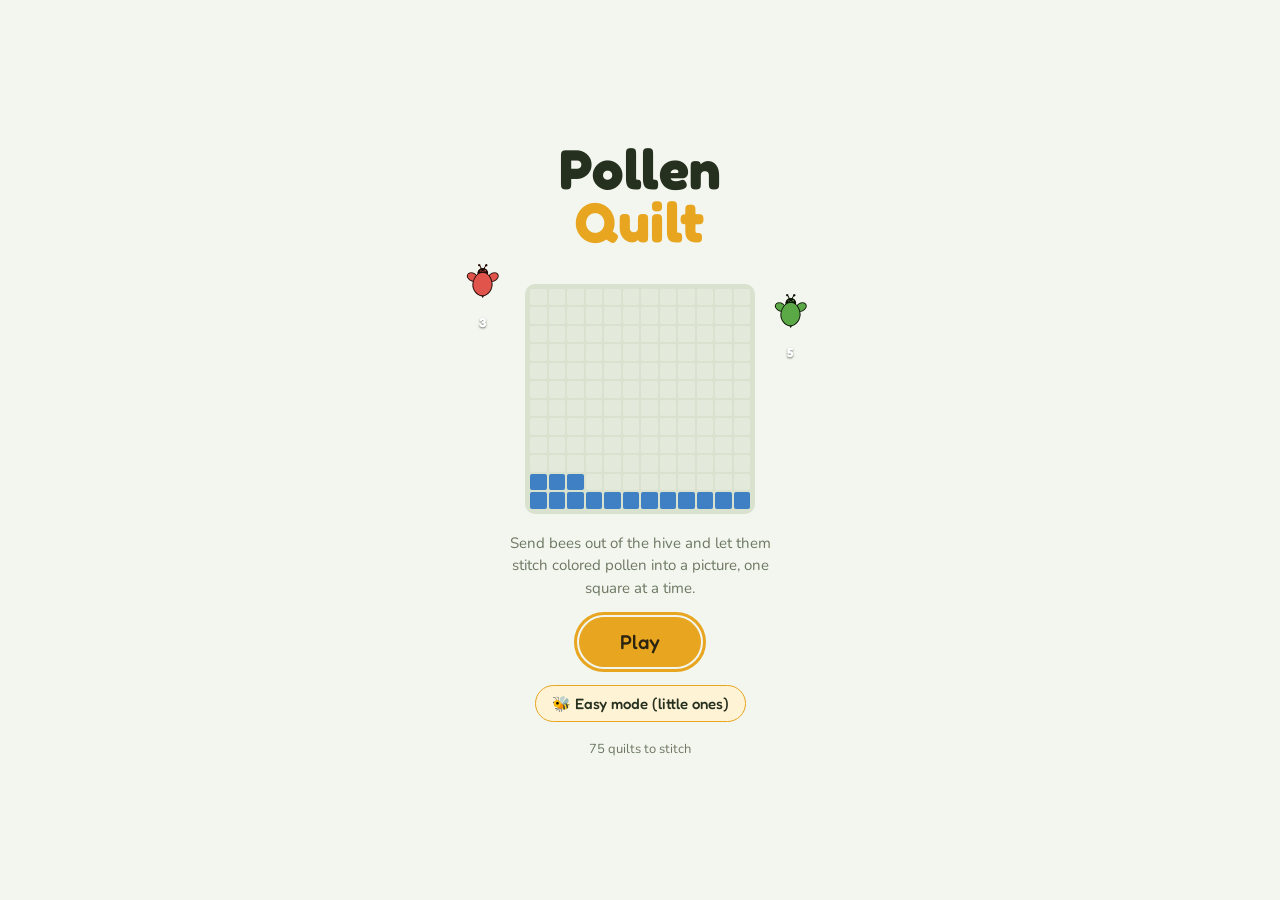
<file: pollen-quilt/index.html>
<!doctype html>
<html lang="en">
<head>
<meta charset="utf-8">
<meta name="viewport" content="width=device-width,initial-scale=1,viewport-fit=cover">
<meta name="theme-color" content="#f3f6ee">
<title>Pollen Quilt</title>
<link rel="stylesheet" href="style.css">
<link rel="manifest" href="manifest.webmanifest">
<link rel="apple-touch-icon" href="apple-touch-icon.png">
<link rel="icon" href="icon-192.png">
<meta name="apple-mobile-web-app-capable" content="yes">
<meta name="mobile-web-app-capable" content="yes">
<meta name="apple-mobile-web-app-status-bar-style" content="default">
<meta name="apple-mobile-web-app-title" content="Pollen Quilt">
</head>
<body>
<div class="wrap">
  <header>
    <h1>Pollen Quilt</h1>
    <span class="meta" id="meta"></span>
  </header>
  <div class="quilt" id="quilt"></div>
  <div class="label">Perch · bees here drop pollen into the dashed rows</div>
  <div class="perch" id="perch"></div>
  <div class="label">Hive lanes · tap the front bee to send it out</div>
  <div class="lanes" id="lanes"></div>
  <div class="bar">
    <button id="shoo" type="button">Shoo mode: off (3 left)</button>
    <button id="menu" type="button">Menu</button>
    <button id="restart" type="button">Restart level</button>
  </div>
  <p class="hint">Each bee carries a different amount of pollen, shown by its number, and a big load holds its perch until every drop is used. The quilt fills from the bottom, two rows at a time. A perched bee only drops pollen on a dashed square of its own color. When every perch is full and nobody can drop anything, the hive jams. Shoo mode lets you tap a perched bee to send it to the back of a lane.</p>
</div>
<div class="overlay" id="overlay" hidden><div class="card" id="card"></div></div>
<div class="start" id="start">
  <div class="start-in" id="startMain">
    <h1 class="logo">Pollen<span>Quilt</span></h1>
    <div class="flyers" aria-hidden="true">
      <div class="bee" style="--c:#e0534a;left:4%;top:-20px">3</div>
      <div class="bee" style="--c:#5aa846;right:6%;top:10px;animation-delay:-1.2s">5</div>
    </div>
    <div class="mini" id="mini" aria-hidden="true"></div>
    <p class="tag">Send bees out of the hive and let them stitch colored pollen into a picture, one square at a time.</p>
    <button class="primary big" id="play" type="button">Play</button>
    <button class="easy-btn" id="playEasy" type="button">🐝 Easy mode (little ones)</button>
    <span class="small" id="progress"></span>
  </div>
  <div class="start-in" id="ask" hidden>
    <h2 class="logo" style="font-size:30px">New to the hive?</h2>
    <p class="tag">Would you like a quick tutorial before you start?</p>
    <div class="row">
      <button class="primary" id="tutYes" type="button">Yes, show me</button>
      <button id="tutNo" type="button">No, start playing</button>
    </div>
  </div>
  <div class="tut" id="tut" hidden>
    <div class="steps" id="steps"></div>
    <h2 id="tutTitle"></h2>
    <div class="demo" id="tutDemo" aria-hidden="true"></div>
    <p id="tutText"></p>
    <div class="row">
      <button id="tutBack" type="button">Back</button>
      <button class="primary" id="tutNext" type="button">Next</button>
    </div>
    <button id="tutSkip" type="button" class="small" style="border:none;background:none">Skip tutorial</button>
  </div>
</div>
<script src="game.js"></script>
<script src="sw-register.js"></script>
</body>
</html>
</file>
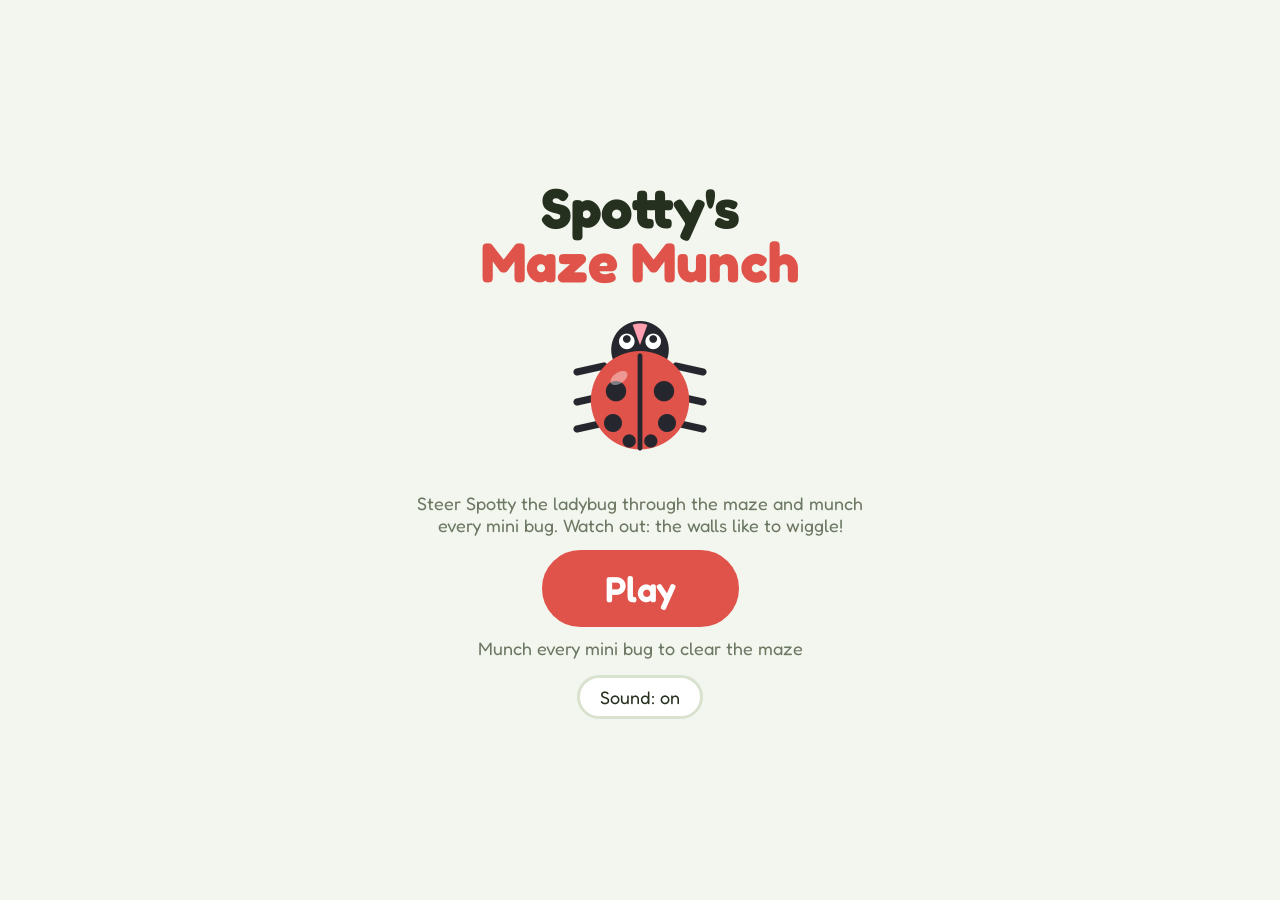
<file: spottys-maze-munch/index.html>
<!doctype html>
<html lang="en">
<head>
<meta charset="utf-8">
<meta name="viewport" content="width=device-width,initial-scale=1,viewport-fit=cover,user-scalable=no">
<title>Spotty's Maze Munch</title>
<style>
@font-face{font-family:'Fredoka';font-weight:300 700;font-display:swap;src:url(fonts/fredoka.woff2) format('woff2')}
:root{--bg:#f3f6ee;--ink:#26301f;--muted:#6c7863;--accent:#e0534a;--panel:#fff;--line:#d9e1cf;--display:"Fredoka","Trebuchet MS",sans-serif}
html,body{margin:0;height:100%;background:var(--bg);color:var(--ink);font-family:var(--display);overflow:hidden;
  -webkit-user-select:none;user-select:none;-webkit-tap-highlight-color:transparent;touch-action:none}
button{font-family:var(--display);color:var(--ink);cursor:pointer;border:3px solid var(--line);background:var(--panel);border-radius:999px}
[hidden]{display:none!important}
.screen{position:fixed;top:0;left:0;right:0;bottom:0;display:flex;flex-direction:column;align-items:center;box-sizing:border-box;padding:10px 12px}

#start{justify-content:center;text-align:center}
.logo{font-weight:700;font-size:56px;line-height:.95;margin:0}
.logo span{display:block;color:var(--accent)}
#startBug{width:180px;height:180px;margin:10px 0}
.big{font-size:36px;font-weight:600;padding:14px 60px;background:var(--accent);border-color:var(--accent);color:#fff;margin:10px 0 6px}
.big:active{transform:scale(.95)}
.sub{color:var(--muted);font-size:18px;margin:4px 0;max-width:460px}
.small{font-size:18px;padding:8px 20px;margin-top:12px}

.top{width:100%;max-width:720px;display:flex;align-items:center;justify-content:space-between;margin-bottom:6px}
.top button{font-size:18px;padding:6px 16px}
.stat{font-size:20px;color:var(--muted)}
.stat b{color:var(--ink)}
#board{display:block;border-radius:16px;touch-action:none}
.pad{display:grid;grid-template-columns:repeat(3,92px);grid-template-rows:repeat(3,92px);grid-gap:6px;margin-top:12px}
.pad button{font-size:44px;border-radius:24px;padding:0;line-height:1;border-width:4px}
.pad button:active,.pad button.on{background:#ffe1dd;border-color:var(--accent)}
.pad .up{grid-column:2;grid-row:1}.pad .left{grid-column:1;grid-row:2}.pad .right{grid-column:3;grid-row:2}.pad .down{grid-column:2;grid-row:3}
.pad .mid{grid-column:2;grid-row:2;display:flex;align-items:center;justify-content:center;font-size:15px;color:var(--muted);text-align:center}
.toast{position:fixed;left:50%;top:84px;transform:translateX(-50%);background:#26301fdd;color:#fff;padding:8px 18px;border-radius:999px;font-size:20px;pointer-events:none;opacity:0;transition:opacity .3s}
.toast.show{opacity:1}

.overlay{position:fixed;top:0;left:0;right:0;bottom:0;background:#0007;display:flex;align-items:center;justify-content:center;z-index:5}
.card{background:var(--panel);border-radius:26px;padding:26px 30px;text-align:center;max-width:88vw}
.card h2{font-size:40px;margin:0 0 6px}
.card p{font-size:20px;color:var(--muted);margin:0 0 10px}
@media (max-height:760px){.pad{grid-template-columns:repeat(3,68px);grid-template-rows:repeat(3,68px)}.pad button{font-size:32px}}
</style>
<link rel="manifest" href="manifest.webmanifest">
<link rel="apple-touch-icon" href="apple-touch-icon.png">
<link rel="icon" href="icon-192.png">
<meta name="apple-mobile-web-app-capable" content="yes">
<meta name="mobile-web-app-capable" content="yes">
<meta name="apple-mobile-web-app-status-bar-style" content="default">
<meta name="apple-mobile-web-app-title" content="Maze Munch">
<meta name="theme-color" content="#e3f2cf">
</head>
<body>

<div class="screen" id="start">
  <h1 class="logo">Spotty's<span>Maze Munch</span></h1>
  <canvas id="startBug" width="360" height="360"></canvas>
  <p class="sub">Steer Spotty the ladybug through the maze and munch every mini bug. Watch out: the walls like to wiggle!</p>
  <button class="big" id="play" type="button">Play</button>
  <p class="sub" id="progress"></p>
  <button class="small" id="sound" type="button">Sound: on</button>
</div>

<div class="screen" id="game" hidden>
  <div class="top">
    <button id="menu" type="button">Menu</button>
    <span class="stat">Level <b id="lvl">1</b> · Bugs left <b id="left">0</b></span>
  </div>
  <canvas id="board"></canvas>
  <div class="pad" id="pad">
    <button class="up" data-d="0" type="button" aria-label="Up">▲</button>
    <button class="left" data-d="3" type="button" aria-label="Left">◀</button>
    <div class="mid">swipe<br>or tap</div>
    <button class="right" data-d="1" type="button" aria-label="Right">▶</button>
    <button class="down" data-d="2" type="button" aria-label="Down">▼</button>
  </div>
</div>
<div class="toast" id="toast">The maze is wiggling!</div>

<div class="overlay" id="done" hidden>
  <div class="card">
    <h2 id="doneTitle">Yum!</h2>
    <p id="doneText"></p>
    <button class="big" id="next" type="button">Next maze</button>
  </div>
</div>

<script>
'use strict';
const $=id=>document.getElementById(id);
const DX=[0,1,0,-1],DY=[-1,0,1,0];               // up, right, down, left
const THEMES=[
  {name:'Meadow', floor:'#e3f2cf', wall:'#5aa846', edge:'#3f7d31'},
  {name:'Ocean',  floor:'#d8ecf8', wall:'#3f7fc4', edge:'#2c5f97'},
  {name:'Candy',  floor:'#fde4f0', wall:'#d77fc0', edge:'#a8569a'},
  {name:'Sunset', floor:'#feead3', wall:'#f08a2c', edge:'#c0661a'},
  {name:'Grape',  floor:'#ede4f8', wall:'#8e6cc9', edge:'#68499f'},
  {name:'Mint',   floor:'#dbf5ee', wall:'#3fbfb0', edge:'#2a8e83'},
  {name:'Honey',  floor:'#fff4cf', wall:'#e7a520', edge:'#b27c0f'},
  {name:'Night',  floor:'#2f3348', wall:'#f5c531', edge:'#c79c17'},
];
const MINI=['#e0534a','#f5c531','#f08a2c','#d77fc0','#ff7a6b'];

// ---------- save + sound ----------
const get=(k,d)=>{try{const v=localStorage.getItem(k);return v===null?d:v}catch(e){return d}};
const put=(k,v)=>{try{localStorage.setItem(k,v)}catch(e){}};
let level=+get('smm-level',1)||1, soundOn=get('smm-sound','1')==='1';
let AC=null;
function beep(freq,dur,type,vol,slide){
  if(!soundOn)return;
  try{AC=AC||new (window.AudioContext||window.webkitAudioContext)();if(AC.state==='suspended')AC.resume();
    const o=AC.createOscillator(),g=AC.createGain(),t=AC.currentTime;
    o.type=type||'square';o.frequency.setValueAtTime(freq,t);if(slide)o.frequency.exponentialRampToValueAtTime(slide,t+dur);
    g.gain.setValueAtTime(vol||.06,t);g.gain.exponentialRampToValueAtTime(.0001,t+dur);
    o.connect(g);g.connect(AC.destination);o.start(t);o.stop(t+dur+.02)}catch(e){}
}
let chompHi=false;
const sChomp=()=>{chompHi=!chompHi;beep(chompHi?520:390,.07,'square',.05,chompHi?700:300)};
const sShift=()=>{beep(220,.18,'triangle',.08,160);setTimeout(()=>beep(180,.2,'triangle',.07,240),140)};
const sWin=()=>[523,659,784,1047].forEach((f,i)=>setTimeout(()=>beep(f,.16,'triangle',.09),i*120));

// ---------- maze ----------
// wallR[y][x]: wall on the right of cell; wallD[y][x]: wall below cell. Outer border is always solid.
let M=null;
function rnd(n){return Math.floor(Math.random()*n)}
function makeMaze(W,H){
  const wallR=[],wallD=[],seen=[];
  for(let y=0;y<H;y++){wallR.push(Array(W).fill(true));wallD.push(Array(W).fill(true));seen.push(Array(W).fill(false))}
  const st=[[rnd(W),rnd(H)]];seen[st[0][1]][st[0][0]]=true;
  while(st.length){
    const [x,y]=st[st.length-1],opts=[];
    for(let d=0;d<4;d++){const nx=x+DX[d],ny=y+DY[d];if(nx>=0&&ny>=0&&nx<W&&ny<H&&!seen[ny][nx])opts.push(d)}
    if(!opts.length){st.pop();continue}
    const d=opts[rnd(opts.length)],nx=x+DX[d],ny=y+DY[d];
    setWall({wallR,wallD},x,y,d,false);seen[ny][nx]=true;st.push([nx,ny]);
  }
  const m={W,H,wallR,wallD};
  // knock out extra walls so there are loops and fewer dead ends
  const extra=Math.floor(W*H*.18);
  for(let i=0;i<extra;i++){const w=randomWall(m,true);if(w)setWall(m,w.x,w.y,w.d,false)}
  return m;
}
function setWall(m,x,y,d,on){
  if(d===1)m.wallR[y][x]=on;else if(d===2)m.wallD[y][x]=on;
  else if(d===3)m.wallR[y][x-1]=on;else m.wallD[y-1][x]=on;
}
function open(m,x,y,d){
  const nx=x+DX[d],ny=y+DY[d];
  if(nx<0||ny<0||nx>=m.W||ny>=m.H)return false;
  if(d===1)return !m.wallR[y][x];if(d===2)return !m.wallD[y][x];
  if(d===3)return !m.wallR[y][x-1];return !m.wallD[y-1][x];
}
// random inner wall (as cell + right/down) that is currently present (want=true) or absent
function randomWall(m,want){
  for(let k=0;k<60;k++){
    const x=rnd(m.W),y=rnd(m.H),d=Math.random()<.5?1:2;
    if(d===1&&x===m.W-1)continue;if(d===2&&y===m.H-1)continue;
    const on=d===1?m.wallR[y][x]:m.wallD[y][x];
    if(on===want)return {x,y,d};
  }
  return null;
}
function allConnected(m){
  const seen=new Set(['0,0']),q=[[0,0]];
  while(q.length){const [x,y]=q.pop();for(let d=0;d<4;d++)if(open(m,x,y,d)){const k=(x+DX[d])+','+(y+DY[d]);if(!seen.has(k)){seen.add(k);q.push([x+DX[d],y+DY[d]])}}}
  return seen.size===m.W*m.H;
}
const touches=(w,cells)=>cells.some(([cx,cy])=>(w.x===cx&&w.y===cy)||(w.d===1&&w.x+1===cx&&w.y===cy)||(w.d===2&&w.x===cx&&w.y+1===cy));

// ---------- game state ----------
let G=null,cv=$('board'),ctx=cv.getContext('2d'),CELL=40,lastTheme=-1;
function sizeFor(l){const W=Math.min(6+Math.ceil(l/2),11),H=Math.min(8+Math.ceil(l/2),15);return [W,H]}
function newLevel(l){
  level=l;put('smm-level',l);
  const [W,H]=sizeFor(l);
  let t;do{t=rnd(THEMES.length)}while(t===lastTheme);lastTheme=t;
  const m=makeMaze(W,H);
  const bugs=[];for(let y=0;y<H;y++){bugs.push([]);for(let x=0;x<W;x++)bugs[y].push({c:MINI[rnd(MINI.length)],ph:Math.random()*6.28,eaten:false})}
  const sx=rnd(W),sy=H-1;bugs[sy][sx].eaten=true;
  G={l,m,W,H,theme:THEMES[t],bugs,left:W*H-1,
     p:{x:sx,y:sy,tx:sx,ty:sy,t:1,dir:0,want:-1,face:0,chomp:0},
     speed:4.2+Math.min(l,10)*.12,
     shiftEvery:Math.max(3.2,7.5-l*.45),shiftTimer:4,warn:null,warnT:0,parts:[],over:false};
  $('lvl').textContent=l;$('left').textContent=G.left;
  layout();
}
function layout(){
  if(!G)return;
  const padH=$('pad').offsetHeight+18, topH=56;
  const availW=Math.min(innerWidth-24,760),availH=innerHeight-padH-topH-24;
  CELL=Math.floor(Math.min(availW/G.W,availH/G.H));
  const dpr=Math.min(window.devicePixelRatio||1,2);
  cv.style.width=CELL*G.W+'px';cv.style.height=CELL*G.H+'px';
  cv.width=CELL*G.W*dpr;cv.height=CELL*G.H*dpr;ctx.setTransform(dpr,0,0,dpr,0,0);
}
addEventListener('resize',layout);

// ---------- wiggling walls ----------
function planShift(){
  const m=G.m,p=G.p,keep=[[p.x,p.y],[p.tx,p.ty]];
  const n=1+Math.floor(G.l/3),plan=[];
  for(let i=0;i<n;i++){
    for(let k=0;k<30;k++){
      const add=randomWall(m,false),rem=randomWall(m,true);
      if(!add||!rem||touches(add,keep)||touches(rem,keep))continue;
      setWall(m,add.x,add.y,add.d,true);setWall(m,rem.x,rem.y,rem.d,false);
      const ok=allConnected(m);
      setWall(m,add.x,add.y,add.d,false);setWall(m,rem.x,rem.y,rem.d,true);
      if(ok){plan.push({add,rem});break}
    }
  }
  if(plan.length){G.warn=plan;G.warnT=1.3;toast('The maze is wiggling!')}
}
function applyShift(){
  const m=G.m,p=G.p,keep=[[p.x,p.y],[p.tx,p.ty]];
  for(const {add,rem} of G.warn){
    if(touches(add,keep)||touches(rem,keep))continue;
    setWall(m,add.x,add.y,add.d,true);setWall(m,rem.x,rem.y,rem.d,false);
    if(!allConnected(m)){setWall(m,add.x,add.y,add.d,false);setWall(m,rem.x,rem.y,rem.d,true)}
  }
  G.warn=null;sShift();
}
let toastT=0;
function toast(t){const e=$('toast');e.textContent=t;e.classList.add('show');clearTimeout(toastT);toastT=setTimeout(()=>e.classList.remove('show'),1300)}

// ---------- update ----------
function update(dt){
  if(!G||G.over)return;
  const p=G.p,m=G.m;
  if(p.t>=1){
    p.x=p.tx;p.y=p.ty;
    const b=G.bugs[p.y][p.x];
    if(!b.eaten){b.eaten=true;G.left--;$('left').textContent=G.left;sChomp();burst(p.x,p.y,b.c);
      if(G.left<=0){win();return}}
    // Spotty only walks while a direction is held. Holding a turn that is blocked keeps
    // him going straight until the turn opens up; letting go stops him at the next square.
    let d=-1;
    if(p.want>=0&&open(m,p.x,p.y,p.want))d=p.want;
    else if(p.want>=0&&p.dir>=0&&open(m,p.x,p.y,p.dir))d=p.dir;
    if(d>=0){p.dir=d;p.face=d;p.tx=p.x+DX[d];p.ty=p.y+DY[d];p.t=0}
  }
  if(p.t<1){p.t=Math.min(1,p.t+dt*G.speed);p.chomp+=dt*14}
  if(G.warn){G.warnT-=dt;if(G.warnT<=0)applyShift()}
  else{G.shiftTimer-=dt;if(G.shiftTimer<=0){G.shiftTimer=G.shiftEvery;planShift()}}
  G.parts=G.parts.filter(q=>(q.life-=dt)>0);G.parts.forEach(q=>{q.x+=q.vx*dt;q.y+=q.vy*dt;q.vy+=200*dt});
}
function burst(x,y,c){for(let i=0;i<10;i++){const a=Math.random()*6.28,s=60+Math.random()*120;
  G.parts.push({x:(x+.5)*CELL,y:(y+.5)*CELL,vx:Math.cos(a)*s,vy:Math.sin(a)*s-40,c:i%3?c:'#3b3b46',life:.5+Math.random()*.3,r:2+Math.random()*3})}}

function win(){
  G.over=true;sWin();
  const next=G.l+1;put('smm-level',next);
  $('doneTitle').textContent=['Yum!','Munch-tastic!','Spotty is full!','Crunchy!','Great munching!'][rnd(5)];
  $('doneText').textContent=`You munched all ${G.W*G.H-1} mini bugs in the ${G.theme.name} maze!`;
  setTimeout(()=>$('done').hidden=false,500);
}

// ---------- drawing ----------
function rr(x,y,w,h,r){ctx.beginPath();ctx.moveTo(x+r,y);ctx.arcTo(x+w,y,x+w,y+h,r);ctx.arcTo(x+w,y+h,x,y+h,r);ctx.arcTo(x,y+h,x,y,r);ctx.arcTo(x,y,x+w,y,r);ctx.closePath()}
function drawLadybug(c,x,y,r,face,shell,mouth,blink){
  c.save();c.translate(x,y);c.rotate(face*Math.PI/2);
  // legs
  c.strokeStyle='#26262e';c.lineWidth=Math.max(1.5,r*.12);c.lineCap='round';
  for(const s of [-1,1])for(const k of [-.45,.05,.5]){c.beginPath();c.moveTo(s*r*.6,k*r);c.lineTo(s*r*1.05,k*r+r*.15*s*0+r*.1);c.stroke()}
  // head
  c.fillStyle='#26262e';c.beginPath();c.arc(0,-r*.72,r*.48,0,Math.PI*2);c.fill();
  if(mouth>0){c.fillStyle='#ff9fb0';c.beginPath();c.moveTo(0,-r*.8);c.arc(0,-r*.8,r*.36,-Math.PI/2-mouth,-Math.PI/2+mouth);c.closePath();c.fill()}
  // eyes
  c.fillStyle='#fff';for(const s of [-1,1]){c.beginPath();c.arc(s*r*.22,-r*.86,r*.13,0,Math.PI*2);c.fill()}
  if(!blink){c.fillStyle='#26262e';for(const s of [-1,1]){c.beginPath();c.arc(s*r*.22,-r*.9,r*.065,0,Math.PI*2);c.fill()}}
  // shell
  c.fillStyle=shell;c.beginPath();c.arc(0,r*.12,r*.82,0,Math.PI*2);c.fill();
  c.strokeStyle='#26262e';c.lineWidth=Math.max(1,r*.08);c.beginPath();c.moveTo(0,-r*.62);c.lineTo(0,r*.92);c.stroke();
  c.fillStyle='#26262e';
  for(const [sx,sy,sr] of [[-.4,-.15,.17],[.4,-.15,.17],[-.45,.38,.15],[.45,.38,.15],[-.18,.68,.11],[.18,.68,.11]]){c.beginPath();c.arc(sx*r,sy*r+r*.12,sr*r,0,Math.PI*2);c.fill()}
  // shine
  c.fillStyle='#ffffff66';c.beginPath();c.ellipse(-r*.35,-r*.25,r*.16,r*.09,-.6,0,Math.PI*2);c.fill();
  c.restore();
}
function draw(now){
  if(!G)return;
  const W=G.W,H=G.H,C=CELL,th=G.theme;
  ctx.fillStyle=th.floor;ctx.fillRect(0,0,W*C,H*C);
  // mini bugs
  for(let y=0;y<H;y++)for(let x=0;x<W;x++){const b=G.bugs[y][x];if(b.eaten)continue;
    const wig=Math.sin(now/300+b.ph)*.35;drawLadybug(ctx,(x+.5)*C,(y+.5)*C,C*.17,wig/1.57,b.c,0,false)}
  // walls
  const lw=Math.max(4,C*.16),warnSet=new Set();
  if(G.warn)G.warn.forEach(({add,rem})=>{warnSet.add(`${add.x},${add.y},${add.d}`);warnSet.add(`${rem.x},${rem.y},${rem.d}`)});
  const flash=G.warn&&Math.floor(now/120)%2===0;
  const seg=(x1,y1,x2,y2,col)=>{ctx.strokeStyle=col;ctx.lineWidth=lw;ctx.lineCap='round';ctx.beginPath();ctx.moveTo(x1,y1);ctx.lineTo(x2,y2);ctx.stroke()};
  for(let y=0;y<H;y++)for(let x=0;x<W;x++){
    const kR=`${x},${y},1`,kD=`${x},${y},2`;
    if(x<W-1){if(G.m.wallR[y][x])seg((x+1)*C,y*C,(x+1)*C,(y+1)*C,warnSet.has(kR)&&flash?'#fff':th.wall);
      else if(warnSet.has(kR)&&flash)seg((x+1)*C,y*C,(x+1)*C,(y+1)*C,th.wall+'66')}
    if(y<H-1){if(G.m.wallD[y][x])seg(x*C,(y+1)*C,(x+1)*C,(y+1)*C,warnSet.has(kD)&&flash?'#fff':th.wall);
      else if(warnSet.has(kD)&&flash)seg(x*C,(y+1)*C,(x+1)*C,(y+1)*C,th.wall+'66')}
  }
  ctx.strokeStyle=th.edge;ctx.lineWidth=lw*1.3;rr(lw*.65,lw*.65,W*C-lw*1.3,H*C-lw*1.3,C*.25);ctx.stroke();
  // particles
  G.parts.forEach(q=>{ctx.globalAlpha=Math.min(1,q.life*2);ctx.fillStyle=q.c;ctx.beginPath();ctx.arc(q.x,q.y,q.r,0,6.28);ctx.fill()});ctx.globalAlpha=1;
  // Spotty
  const p=G.p,e=p.t<1?p.t:1,px=(p.x+(p.tx-p.x)*e+.5)*C,py=(p.y+(p.ty-p.y)*e+.5)*C;
  const mouth=p.t<1?Math.abs(Math.sin(p.chomp))*.7:.15;
  drawLadybug(ctx,px,py,C*.38,p.face,'#e0534a',mouth,(now%3200)<140);
}
let last=0;
function frame(now){const dt=Math.min(.05,(now-(last||now))/1000);last=now;update(dt);draw(now);requestAnimationFrame(frame)}

// ---------- input ----------
function want(d){if(G)G.p.want=d}
function release(d){if(G&&(d===undefined||G.p.want===d))G.p.want=-1}
const KEYS={ArrowUp:0,KeyW:0,ArrowRight:1,KeyD:1,ArrowDown:2,KeyS:2,ArrowLeft:3,KeyA:3};
addEventListener('keydown',e=>{const k=KEYS[e.code];if(k!==undefined){want(k);e.preventDefault()}});
addEventListener('keyup',e=>{const k=KEYS[e.code];if(k!==undefined)release(k)});
addEventListener('blur',()=>release());
$('pad').querySelectorAll('button').forEach(b=>{
  const d=+b.dataset.d;
  b.addEventListener('pointerdown',e=>{e.preventDefault();want(d);b.classList.add('on');if(AC&&AC.state==='suspended')AC.resume()});
  ['pointerup','pointerleave','pointercancel'].forEach(ev=>b.addEventListener(ev,()=>{b.classList.remove('on');release(d)}));
});
let sw=null;
$('game').addEventListener('touchstart',e=>{if(e.target.closest('button'))return;const t=e.touches[0];sw={x:t.clientX,y:t.clientY}},{passive:true});
$('game').addEventListener('touchmove',e=>{if(!sw)return;const t=e.touches[0],dx=t.clientX-sw.x,dy=t.clientY-sw.y;
  if(Math.max(Math.abs(dx),Math.abs(dy))>24){want(Math.abs(dx)>Math.abs(dy)?(dx>0?1:3):(dy>0?2:0));sw={x:t.clientX,y:t.clientY}}},{passive:true});
$('game').addEventListener('touchend',e=>{if(sw)release();sw=null});   // swipe-and-hold walks; lifting the finger stops
// tap on the board: head toward the tapped spot
cv.addEventListener('pointerdown',e=>{if(!G||e.pointerType==='touch')return;const r=cv.getBoundingClientRect(),p=G.p;
  const dx=(e.clientX-r.left)/CELL-(p.x+.5),dy=(e.clientY-r.top)/CELL-(p.y+.5);want(Math.abs(dx)>Math.abs(dy)?(dx>0?1:3):(dy>0?2:0))});
addEventListener('pointerup',e=>{if(e.pointerType!=='touch'&&e.target===cv)release()});

// ---------- screens ----------
function show(id){$('start').hidden=id!=='start';$('game').hidden=id!=='game'}
function startScreen(){
  if(G)G.over=true;show('start');$('done').hidden=true;
  $('progress').textContent=level>1?`Continue at level ${level}`:'Munch every mini bug to clear the maze';
  const c=$('startBug').getContext('2d');c.clearRect(0,0,360,360);drawLadybug(c,180,190,120,0,'#e0534a',.35,false);
}
$('play').onclick=()=>{beep(660,.08,'triangle',.06);show('game');newLevel(level)};
$('next').onclick=()=>{$('done').hidden=true;newLevel(level+1)};
$('menu').onclick=startScreen;
$('sound').onclick=()=>{soundOn=!soundOn;put('smm-sound',soundOn?'1':'0');$('sound').textContent='Sound: '+(soundOn?'on':'off')};
$('sound').textContent='Sound: '+(soundOn?'on':'off');
startScreen();
requestAnimationFrame(frame);
</script>
<script src="sw-register.js"></script>
</body>
</html>
</file>
<file: pollen-quilt/style.css>
/* Fonts bundled in fonts/ (SIL OFL 1.1, licences alongside); variable files cover every weight */
@font-face{font-family:'Fredoka';font-style:normal;font-weight:300 700;font-display:swap;src:url(fonts/fredoka.woff2) format('woff2')}
@font-face{font-family:'Nunito';font-style:normal;font-weight:200 1000;font-display:swap;src:url(fonts/nunito.woff2) format('woff2')}
/* Base that the claude.ai viewer used to supply */
html{color-scheme:light;padding:env(safe-area-inset-top,0px) 0 env(safe-area-inset-bottom,0px)}
body{margin:0;font:14px system-ui,-apple-system,'Segoe UI',sans-serif}
img{max-width:100%}
/* Layout: one column, phone-first: quilt on top, perch row, four bee lanes below */
:root{
  --bg:#f3f6ee; --panel:#ffffff; --ink:#26301f; --muted:#6c7863; --line:#d9e1cf;
  --accent:#e7a520; --danger:#c8453a; --empty:#e4eadb;
  --display:"Fredoka","Trebuchet MS",system-ui,sans-serif;
  --body:"Nunito",system-ui,-apple-system,"Segoe UI",sans-serif;
}
@media (prefers-color-scheme: dark){:root:not([data-theme="light"]){
  --bg:#171c14; --panel:#20271c; --ink:#eef2e6; --muted:#9aa68f; --line:#33402c;
  --accent:#f2b73a; --danger:#e8695d; --empty:#2a3324; color-scheme:dark}}
:root[data-theme="dark"]{
  --bg:#171c14; --panel:#20271c; --ink:#eef2e6; --muted:#9aa68f; --line:#33402c;
  --accent:#f2b73a; --danger:#e8695d; --empty:#2a3324; color-scheme:dark}
html,body{height:100%}
body{background:var(--bg);color:var(--ink);font-family:var(--body);
  padding-left:max(16px,env(safe-area-inset-left,0px));padding-right:max(16px,env(safe-area-inset-right,0px));
  padding-block:16px;box-sizing:border-box;user-select:none;-webkit-tap-highlight-color:transparent}
.wrap{max-width:460px;margin:0 auto;display:flex;flex-direction:column;gap:14px}
header{display:flex;align-items:baseline;justify-content:space-between;gap:8px;flex-wrap:wrap}
h1{font-family:var(--display);font-weight:700;font-size:26px;margin:0;letter-spacing:.2px}
.meta{font-size:13px;color:var(--muted);font-variant-numeric:tabular-nums}
.quilt{display:grid;gap:2px;background:var(--line);padding:6px;border-radius:12px;aspect-ratio:1;max-width:100%}
.cell{border-radius:3px;background:var(--empty);position:relative}
.cell.zone{outline:1px dashed var(--muted);outline-offset:-2px}
.cell.ghost::after{content:"";position:absolute;top:32%;right:32%;bottom:32%;left:32%;border-radius:50%;background:var(--c);opacity:.55}
.cell.filled{background:var(--c);animation:pop .25s ease-out}
@keyframes pop{0%{transform:scale(.4)}70%{transform:scale(1.12)}100%{transform:scale(1)}}
.label{font-size:11px;text-transform:uppercase;letter-spacing:.12em;color:var(--muted);font-weight:700}
.perch{display:grid;grid-template-columns:repeat(5,1fr);gap:8px}
.slot{aspect-ratio:1;border-radius:50%;border:2px dashed var(--line);display:grid;place-items:center}
.lanes{display:grid;grid-template-columns:repeat(4,1fr);gap:10px}
.lane{display:flex;flex-direction:column;gap:6px;align-items:center;background:var(--panel);border:1px solid var(--line);border-radius:14px;padding:8px 4px;min-height:170px}
.bee{width:46px;height:46px;border-radius:50%;background:var(--c);position:relative;display:grid;place-items:center;
  font-family:var(--display);font-weight:700;color:#fff;text-shadow:0 1px 2px #0008;font-size:16px;
  border:3px solid #2b2410;box-shadow:inset 0 -6px 0 #0002;transition:transform .12s}
.bee::before,.bee::after{content:"";position:absolute;top:-9px;width:16px;height:12px;border-radius:50%;background:#ffffffcc;border:1px solid #2b241055}
.bee::before{left:4px;transform:rotate(-20deg)}.bee::after{right:4px;transform:rotate(20deg)}
/* Image bee (bee.png): white areas of the image take the pollen color, darker areas stay dark.
   Used only once bee.png has loaded; otherwise the CSS bee above is drawn. */
.img-bee .bee{border:none;border-radius:0;box-shadow:none;background:var(--img) center/contain no-repeat;
  /* belly center sits 9.2% below the image middle; padding-top of 2x that centers the number on it */
  padding:18.4% 0 0;line-height:1;box-sizing:border-box}
.img-bee .bee::before,.img-bee .bee::after{display:none}
.lane .bee{opacity:.5;transform:scale(.82)}
.lane .bee.front{opacity:1;transform:scale(1);cursor:pointer}
.lane .bee.front:hover{transform:scale(1.07)}
.lane .bee.front:focus-visible,.slot .bee:focus-visible,button:focus-visible{outline:3px solid var(--accent);outline-offset:2px}
.slot .bee{cursor:pointer;animation:land .25s ease-out}
@keyframes land{from{transform:translateY(40px) scale(.6)}to{transform:none}}
.more{font-size:12px;color:var(--muted)}
.bar{display:flex;gap:8px;flex-wrap:wrap;align-items:center;justify-content:space-between}
button{font-family:var(--display);font-weight:500;font-size:15px;border-radius:999px;border:1px solid var(--line);
  background:var(--panel);color:var(--ink);padding:8px 16px;cursor:pointer}
button.primary{background:var(--accent);border-color:var(--accent);color:#2b2410}
.hint{font-size:13px;color:var(--muted);line-height:1.5;margin:0}
.overlay{position:fixed;top:0;right:0;bottom:0;left:0;background:#0007;display:grid;place-items:center;padding:16px;z-index:5}
.card{background:var(--panel);border-radius:18px;padding:22px;max-width:320px;text-align:center;display:flex;flex-direction:column;gap:12px}
.card h2{font-family:var(--display);margin:0;font-size:24px}
.card.lose h2{color:var(--danger)}
.fly{position:fixed;width:10px;height:10px;border-radius:50%;background:var(--c);pointer-events:none;z-index:4;
  transition:transform .35s ease-in;box-shadow:0 0 0 2px #fff8}
[hidden]{display:none!important}
/* Pollen mist on landing */
.puff,.speck{position:fixed;pointer-events:none;z-index:4;border-radius:50%}
.puff{width:var(--s);height:var(--s);margin:calc(var(--s)/-2) 0 0 calc(var(--s)/-2);
  background:radial-gradient(circle,color-mix(in srgb,var(--c) 70%,transparent) 0%,color-mix(in srgb,var(--c) 30%,transparent) 45%,transparent 70%);
  animation:puff .55s ease-out forwards}
@keyframes puff{from{transform:scale(.3);opacity:.95}to{transform:scale(1);opacity:0}}
.speck{width:var(--z);height:var(--z);margin:calc(var(--z)/-2) 0 0 calc(var(--z)/-2);background:var(--c);box-shadow:0 0 4px var(--c);
  animation:speck .65s ease-out forwards}
@keyframes speck{from{transform:translate(0,0);opacity:1}to{transform:translate(var(--dx),var(--dy));opacity:0}}
/* Phone controls: no double-tap zoom, no text selection or callouts, press feedback, fit on one screen */
html{touch-action:manipulation;-webkit-text-size-adjust:100%}
.bee,button{touch-action:manipulation;-webkit-user-select:none;-webkit-touch-callout:none}
.lane .bee.front:active,.slot .bee:active{transform:scale(.92)}
button:active{transform:scale(.97)}
@media (hover:none){.lane .bee.front:hover{transform:none}}
.lane{cursor:pointer}
.lane.next{border:3px solid var(--accent);box-shadow:0 0 0 4px #e7a52055;animation:nudge 1.1s ease-in-out infinite}
@keyframes nudge{50%{transform:translateY(-4px)}}
@media (prefers-reduced-motion:reduce){.lane.next{animation:none}}
.easy-btn{background:#fff3d6;border-color:#e7a520}
@media (max-width:520px){
  .wrap{gap:10px}
  h1{font-size:22px}
  .quilt{width:min(100%,44vh);width:min(100%,44svh);margin:0 auto}
  .lane{min-height:0;padding:6px 2px}
  .bee{width:44px;height:44px}
  .lane .bee:not(.front){width:34px;height:34px;font-size:12px}
  .hint{font-size:12px}
}
/* Start screen + tutorial */
.start{position:fixed;top:0;right:0;bottom:0;left:0;z-index:6;background:var(--bg);display:grid;place-items:center;overflow:auto;
  padding:max(24px,env(safe-area-inset-top,0px)) max(16px,env(safe-area-inset-right,0px)) max(24px,env(safe-area-inset-bottom,0px)) max(16px,env(safe-area-inset-left,0px))}
.start-in{max-width:380px;width:100%;display:flex;flex-direction:column;align-items:center;gap:18px;text-align:center}
.logo{font-family:var(--display);font-weight:700;font-size:clamp(40px,12vw,56px);line-height:.95;margin:0;letter-spacing:.5px}
.logo span{display:block;color:var(--accent)}
.tag{margin:0;color:var(--muted);font-size:15px;line-height:1.5;max-width:30ch}
.mini{display:grid;gap:2px;width:min(220px,60vw);aspect-ratio:1;padding:5px;border-radius:10px;background:var(--line)}
.mini i{border-radius:2px;background:var(--empty)}
.mini i.on{background:var(--c);animation:pop .3s ease-out}
.flyers{position:relative;width:100%;height:0}
.flyers .bee{position:absolute;width:34px;height:34px;font-size:13px;border-width:2px;animation:hover 2.4s ease-in-out infinite}
@keyframes hover{0%,100%{transform:translateY(0)}50%{transform:translateY(-10px)}}
.big{font-size:20px;padding:12px 40px}
.row{display:flex;gap:10px;flex-wrap:wrap;justify-content:center}
.small{font-size:13px;color:var(--muted)}
.tut{display:flex;flex-direction:column;gap:14px;align-items:center;text-align:center;max-width:340px}
.tut h2{font-family:var(--display);margin:0;font-size:24px}
.tut p{margin:0;line-height:1.55}
.steps{display:flex;gap:6px}.steps b{width:8px;height:8px;border-radius:50%;background:var(--line)}.steps b.on{background:var(--accent)}
.demo{display:flex;gap:8px;align-items:center;justify-content:center;min-height:60px;flex-wrap:wrap}
.demo .sq{width:26px;height:26px;border-radius:4px;background:var(--empty);outline:1px dashed var(--muted);outline-offset:-2px}
.demo .sq.f{background:var(--c);outline:none}
.demo .arrow{color:var(--muted);font-size:22px}
@media (prefers-reduced-motion: reduce){*{animation:none!important;transition:none!important}}

@supports not (aspect-ratio:1){
  .cell,.mini i{height:0;padding-top:100%}
  .slot{height:0;padding-top:100%;position:relative;display:block}
  .slot>*{position:absolute;top:50%;left:50%;transform:translate(-50%,-50%)}
}
</file>
